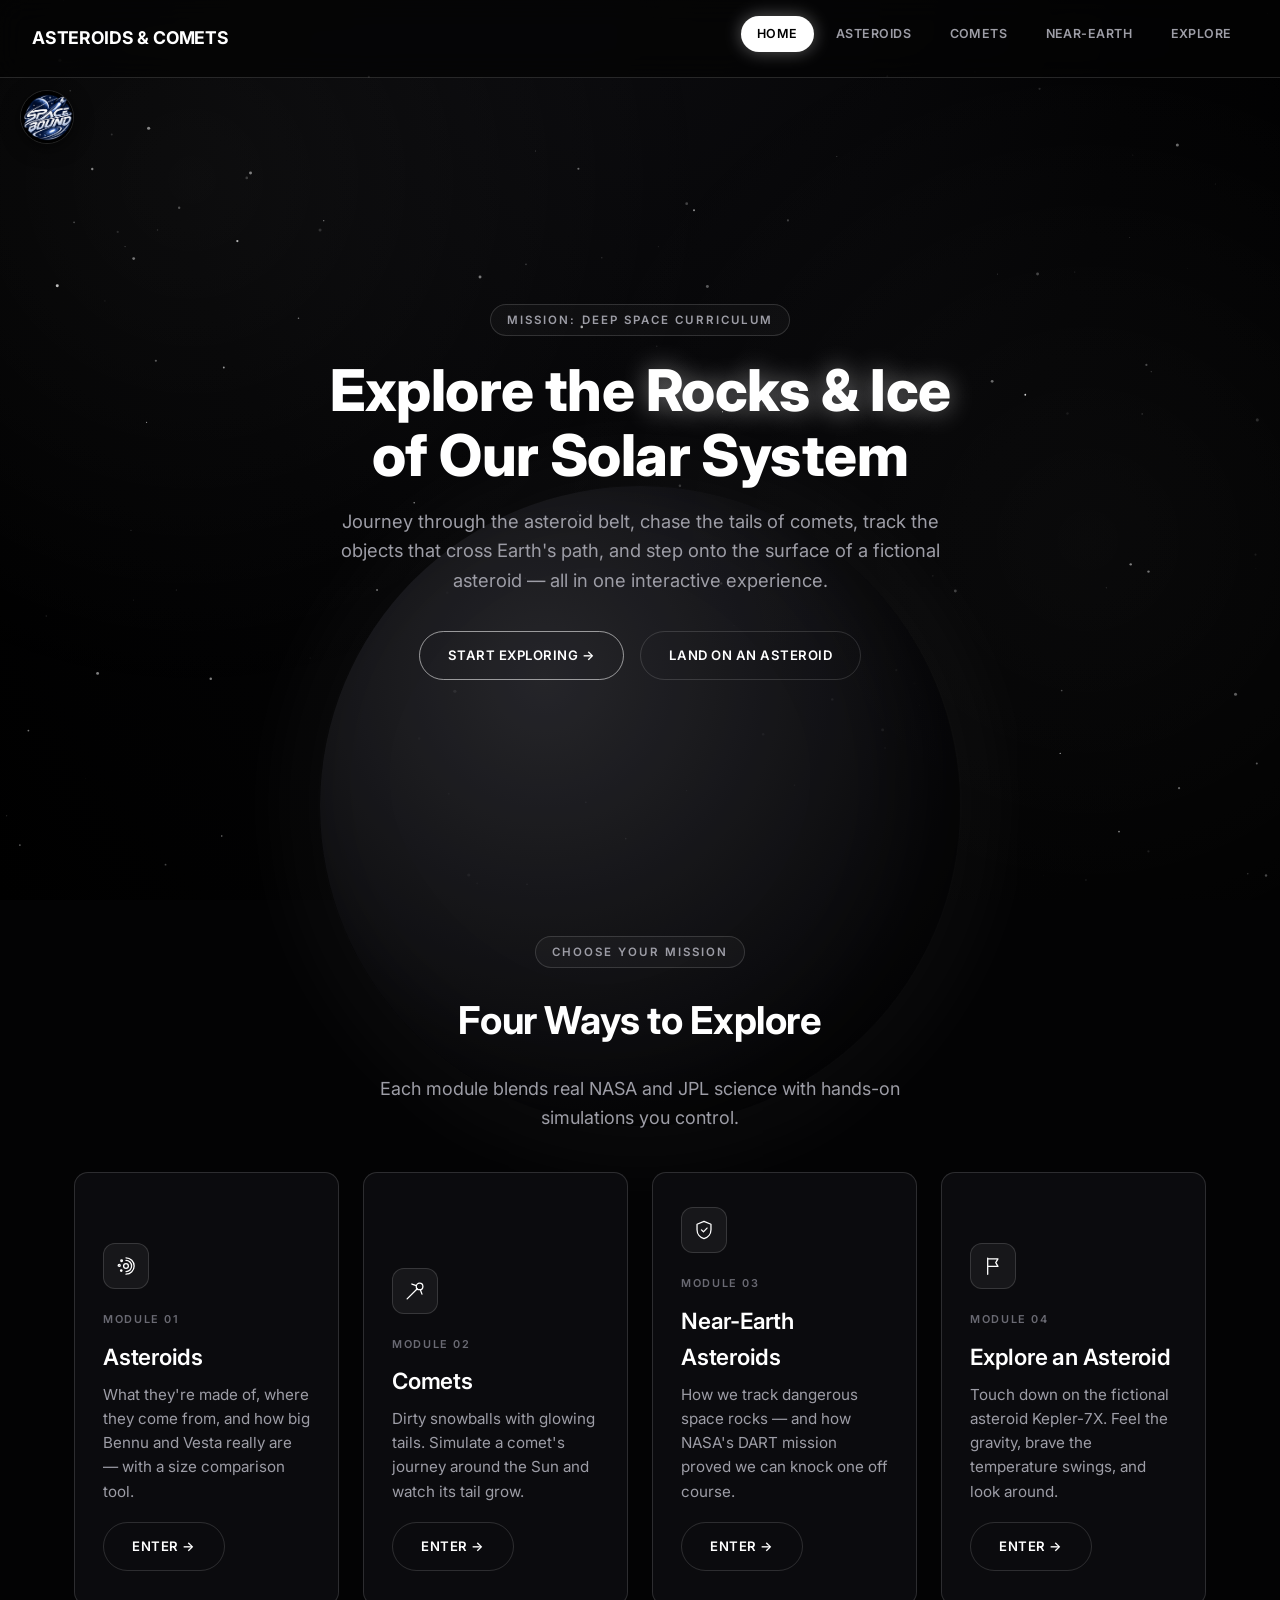
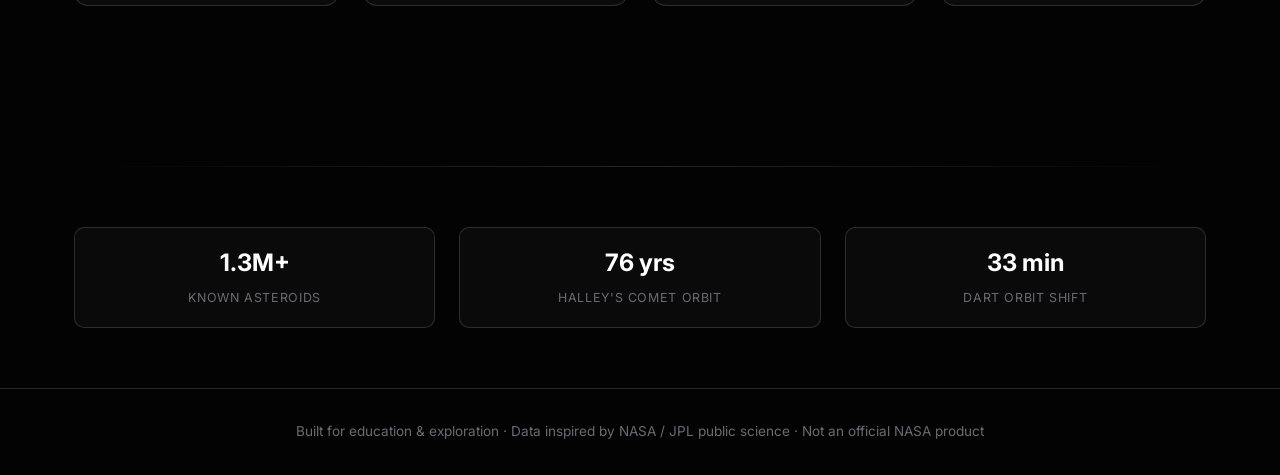
<file: index.html>
<!DOCTYPE html>
<html lang="en">
<head>
<meta charset="UTF-8">
<meta name="viewport" content="width=device-width, initial-scale=1.0">
<title>Asteroids &amp; Comets</title>
<link rel="icon" href="favicon.ico" sizes="any">
<link rel="icon" type="image/png" sizes="32x32" href="assets/img/favicon-32.png">
<link rel="icon" type="image/png" sizes="16x16" href="assets/img/favicon-16.png">
<link rel="apple-touch-icon" sizes="180x180" href="assets/img/apple-touch-icon.png">
<meta name="description" content="An immersive, interactive journey through asteroids, comets, near-Earth objects, and planetary defense.">
<link rel="preconnect" href="https://fonts.googleapis.com">
<link href="https://fonts.googleapis.com/css2?family=Inter:wght@400;500;600;700;800;900&display=swap" rel="stylesheet">
<link rel="stylesheet" href="css/style.css">
</head>
<body>

<canvas id="starfield"></canvas>
<div class="nebula-glow"></div>

<nav class="site-nav">
  <a href="index.html" class="nav-logo">ASTEROIDS &amp; COMETS</a>
  <button class="nav-toggle" aria-label="Toggle navigation"><span></span></button>
  <ul class="nav-links">
    <li><a href="index.html">Home</a></li>
    <li><a href="asteroids.html">Asteroids</a></li>
    <li><a href="comets.html">Comets</a></li>
    <li><a href="near-earth.html">Near-Earth</a></li>
    <li><a href="explore.html">Explore</a></li>
  </ul>
</nav>

<header class="hero">
  <div class="hero-planet" aria-hidden="true"></div>
  <span class="eyebrow">Mission: Deep Space Curriculum</span>
  <h1>Explore the <span class="glow-text">Rocks &amp; Ice</span><br>of Our Solar System</h1>
  <p class="lead">Journey through the asteroid belt, chase the tails of comets, track the objects that cross Earth's path, and step onto the surface of a fictional asteroid — all in one interactive experience.</p>
  <div class="hero-actions">
    <a href="asteroids.html" class="btn btn-primary">Start Exploring →</a>
    <a href="explore.html" class="btn btn-outline">Land on an Asteroid</a>
  </div>
</header>

<section class="container explore-cards">
  <div class="grid-2" style="margin-bottom: 40px; grid-template-columns: 1fr;">
    <div class="text-center fade-up">
      <span class="eyebrow">Choose Your Mission</span>
      <h2>Four Ways to Explore</h2>
      <p style="max-width:600px;margin:0 auto;">Each module blends real NASA and JPL science with hands-on simulations you control.</p>
    </div>
  </div>

  <div class="grid-4">
    <a href="asteroids.html" class="explore-card fade-up">
      <div class="card-icon" data-icon="asteroidBelt"></div>
      <span class="tag">Module 01</span>
      <h3>Asteroids</h3>
      <p>What they're made of, where they come from, and how big Bennu and Vesta really are — with a size comparison tool.</p>
      <span class="btn btn-outline" style="align-self:flex-start;">Enter →</span>
    </a>

    <a href="comets.html" class="explore-card fade-up">
      <div class="card-icon" data-icon="comet"></div>
      <span class="tag">Module 02</span>
      <h3>Comets</h3>
      <p>Dirty snowballs with glowing tails. Simulate a comet's journey around the Sun and watch its tail grow.</p>
      <span class="btn btn-outline" style="align-self:flex-start;">Enter →</span>
    </a>

    <a href="near-earth.html" class="explore-card fade-up">
      <div class="card-icon" data-icon="shield"></div>
      <span class="tag">Module 03</span>
      <h3>Near-Earth Asteroids</h3>
      <p>How we track dangerous space rocks — and how NASA's DART mission proved we can knock one off course.</p>
      <span class="btn btn-outline" style="align-self:flex-start;">Enter →</span>
    </a>

    <a href="explore.html" class="explore-card fade-up">
      <div class="card-icon" data-icon="flag"></div>
      <span class="tag">Module 04</span>
      <h3>Explore an Asteroid</h3>
      <p>Touch down on the fictional asteroid Kepler-7X. Feel the gravity, brave the temperature swings, and look around.</p>
      <span class="btn btn-outline" style="align-self:flex-start;">Enter →</span>
    </a>
  </div>
</section>

<div class="container">
  <div class="divider"></div>
  <div class="grid-3 text-center" style="margin-bottom:60px;">
    <div class="fade-up">
      <div class="stat"><span class="num">1.3M+</span><span class="label">Known Asteroids</span></div>
    </div>
    <div class="fade-up">
      <div class="stat"><span class="num">76 yrs</span><span class="label">Halley's Comet Orbit</span></div>
    </div>
    <div class="fade-up">
      <div class="stat"><span class="num">33 min</span><span class="label">DART Orbit Shift</span></div>
    </div>
  </div>
</div>

<footer class="site-footer">
  <div class="container">
    Built for education &amp; exploration · Data inspired by NASA / JPL public science · Not an official NASA product
  </div>
</footer>

<script src="js/icons.js"></script>
<script src="js/stars.js"></script>
<script src="js/main.js"></script>
</body>
</html>
</file>
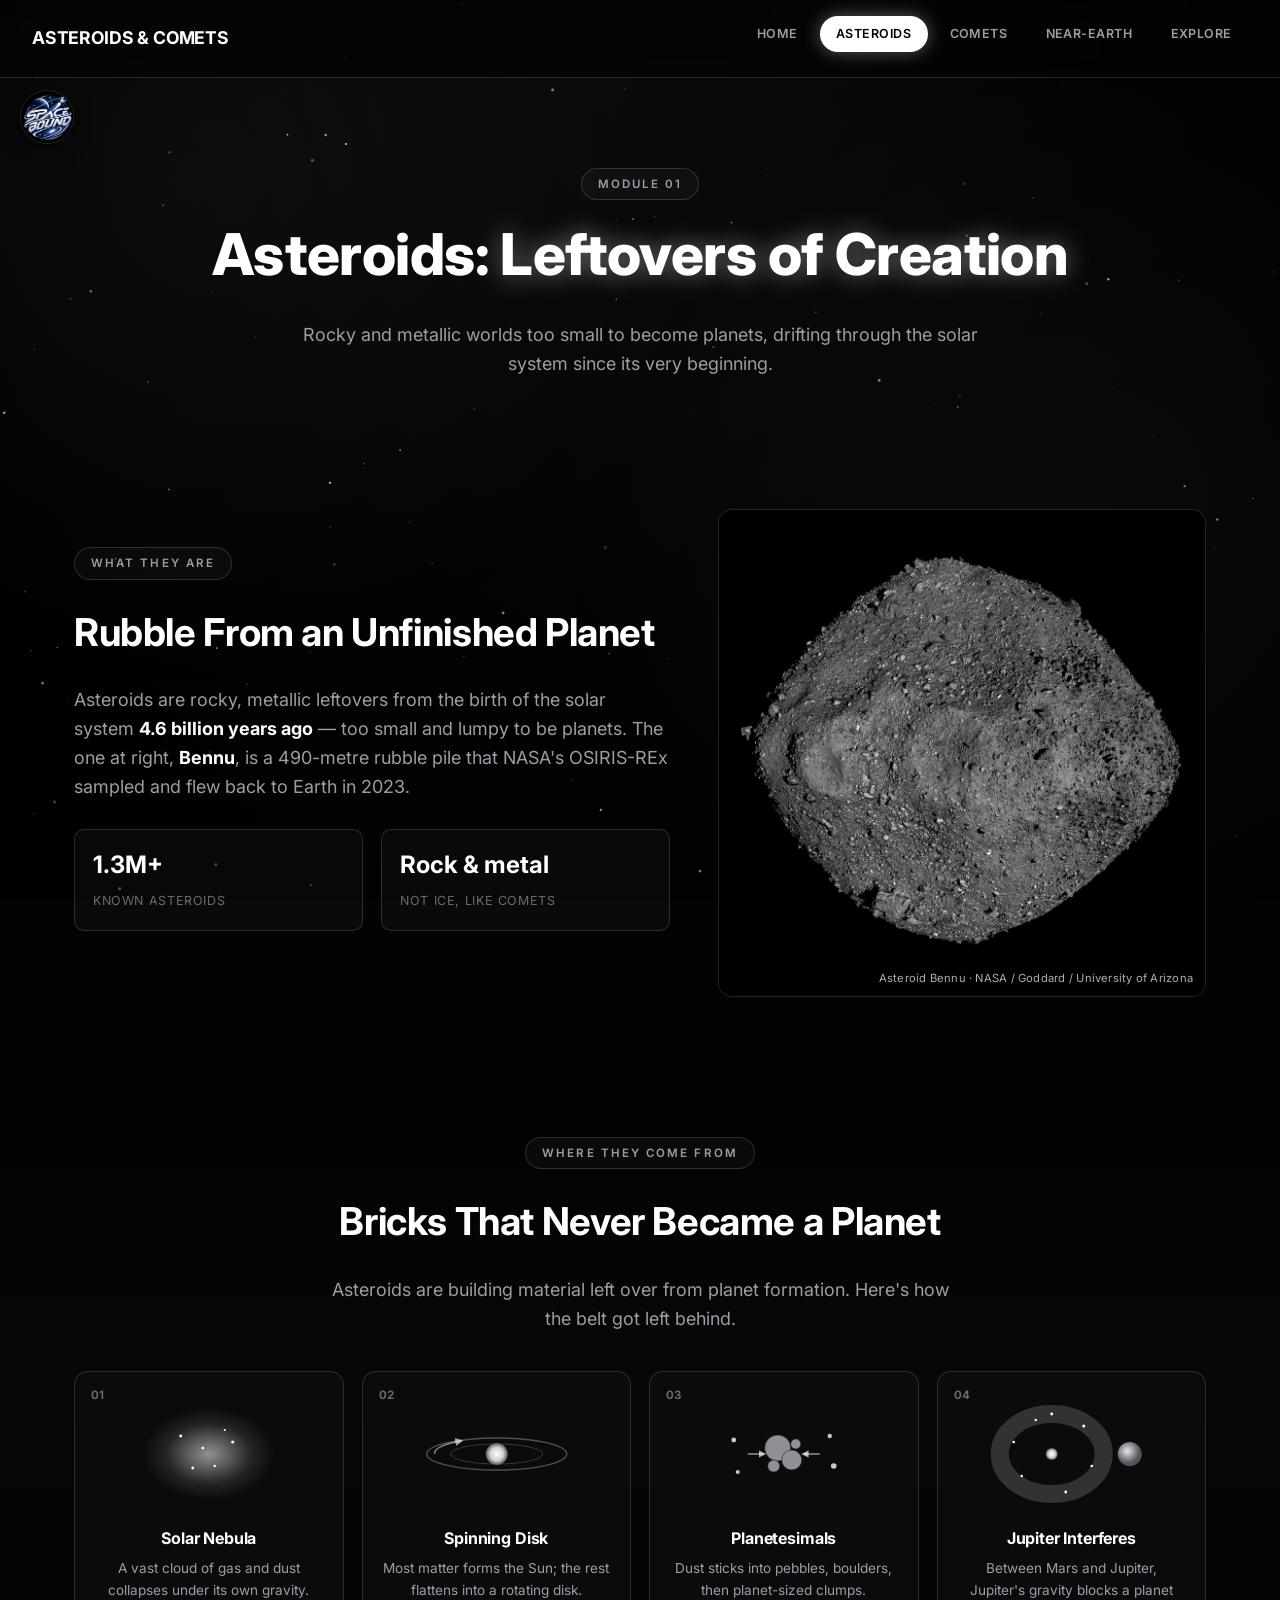
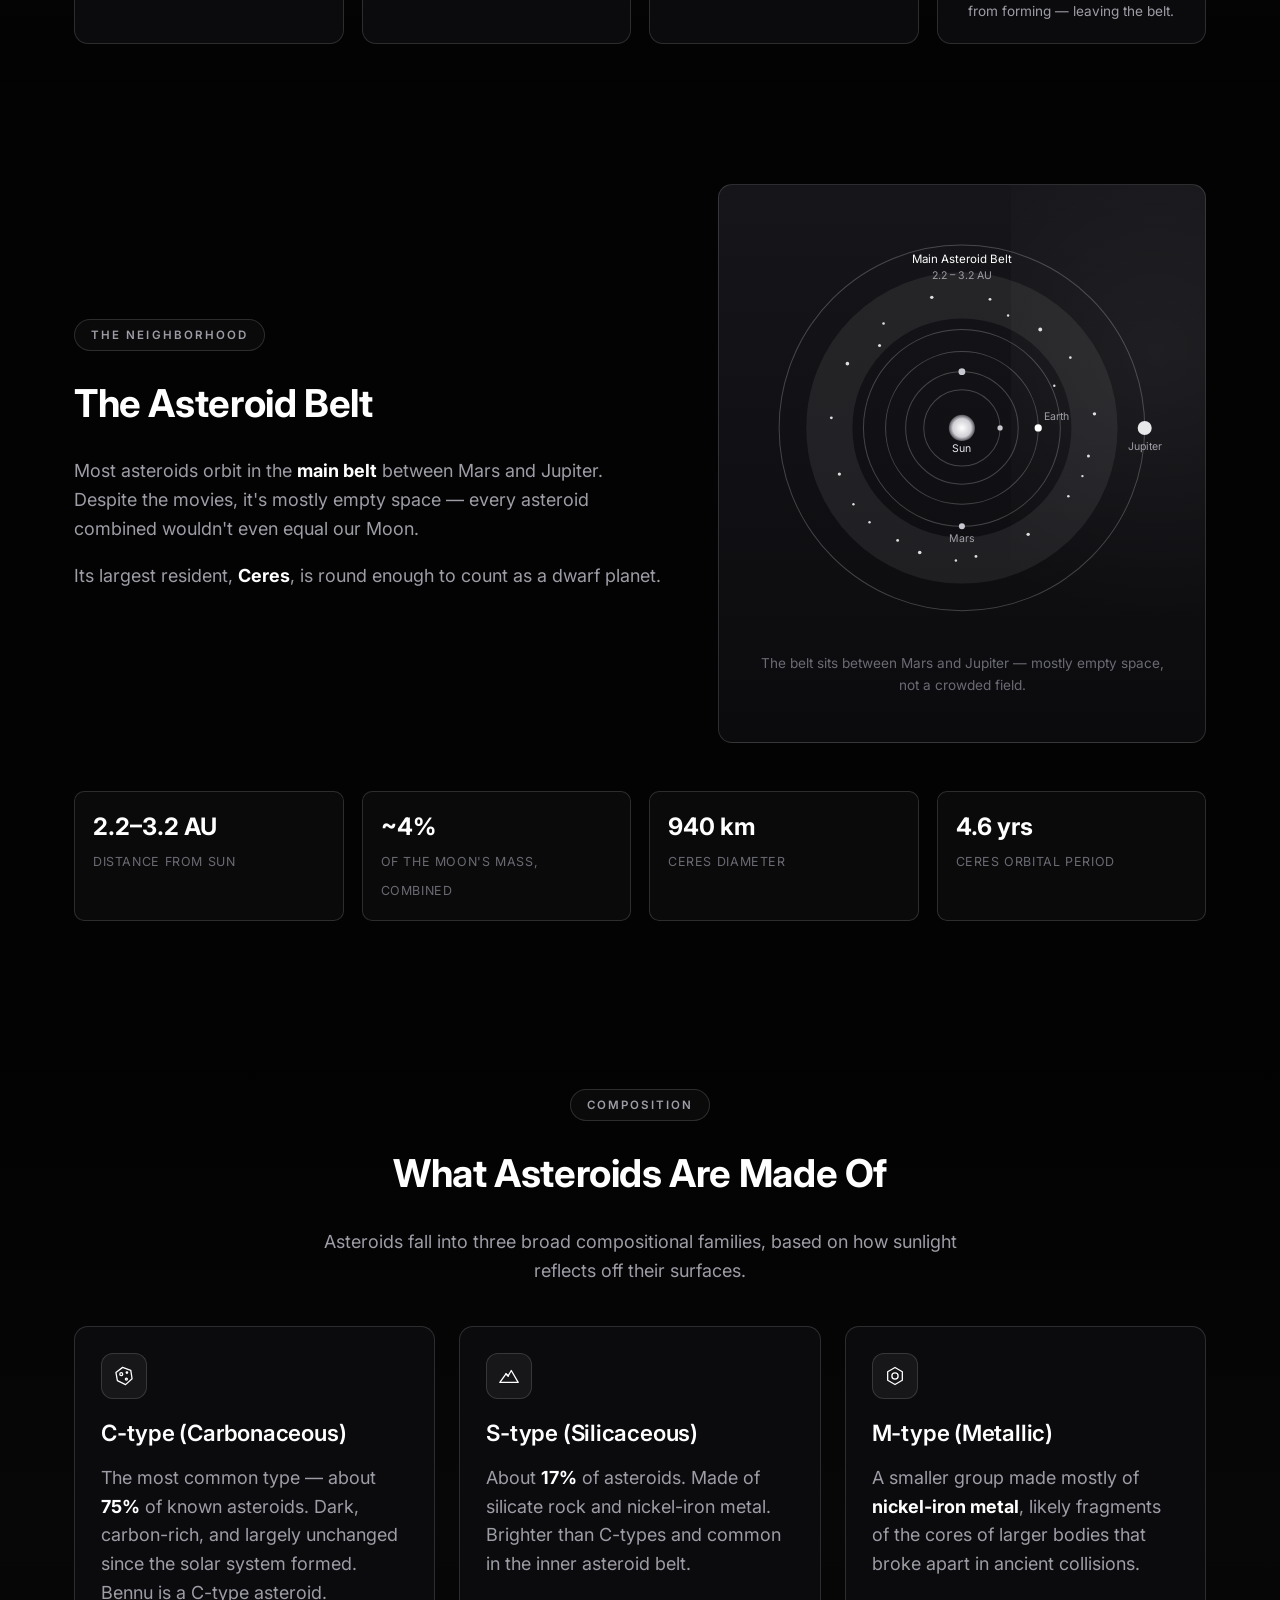
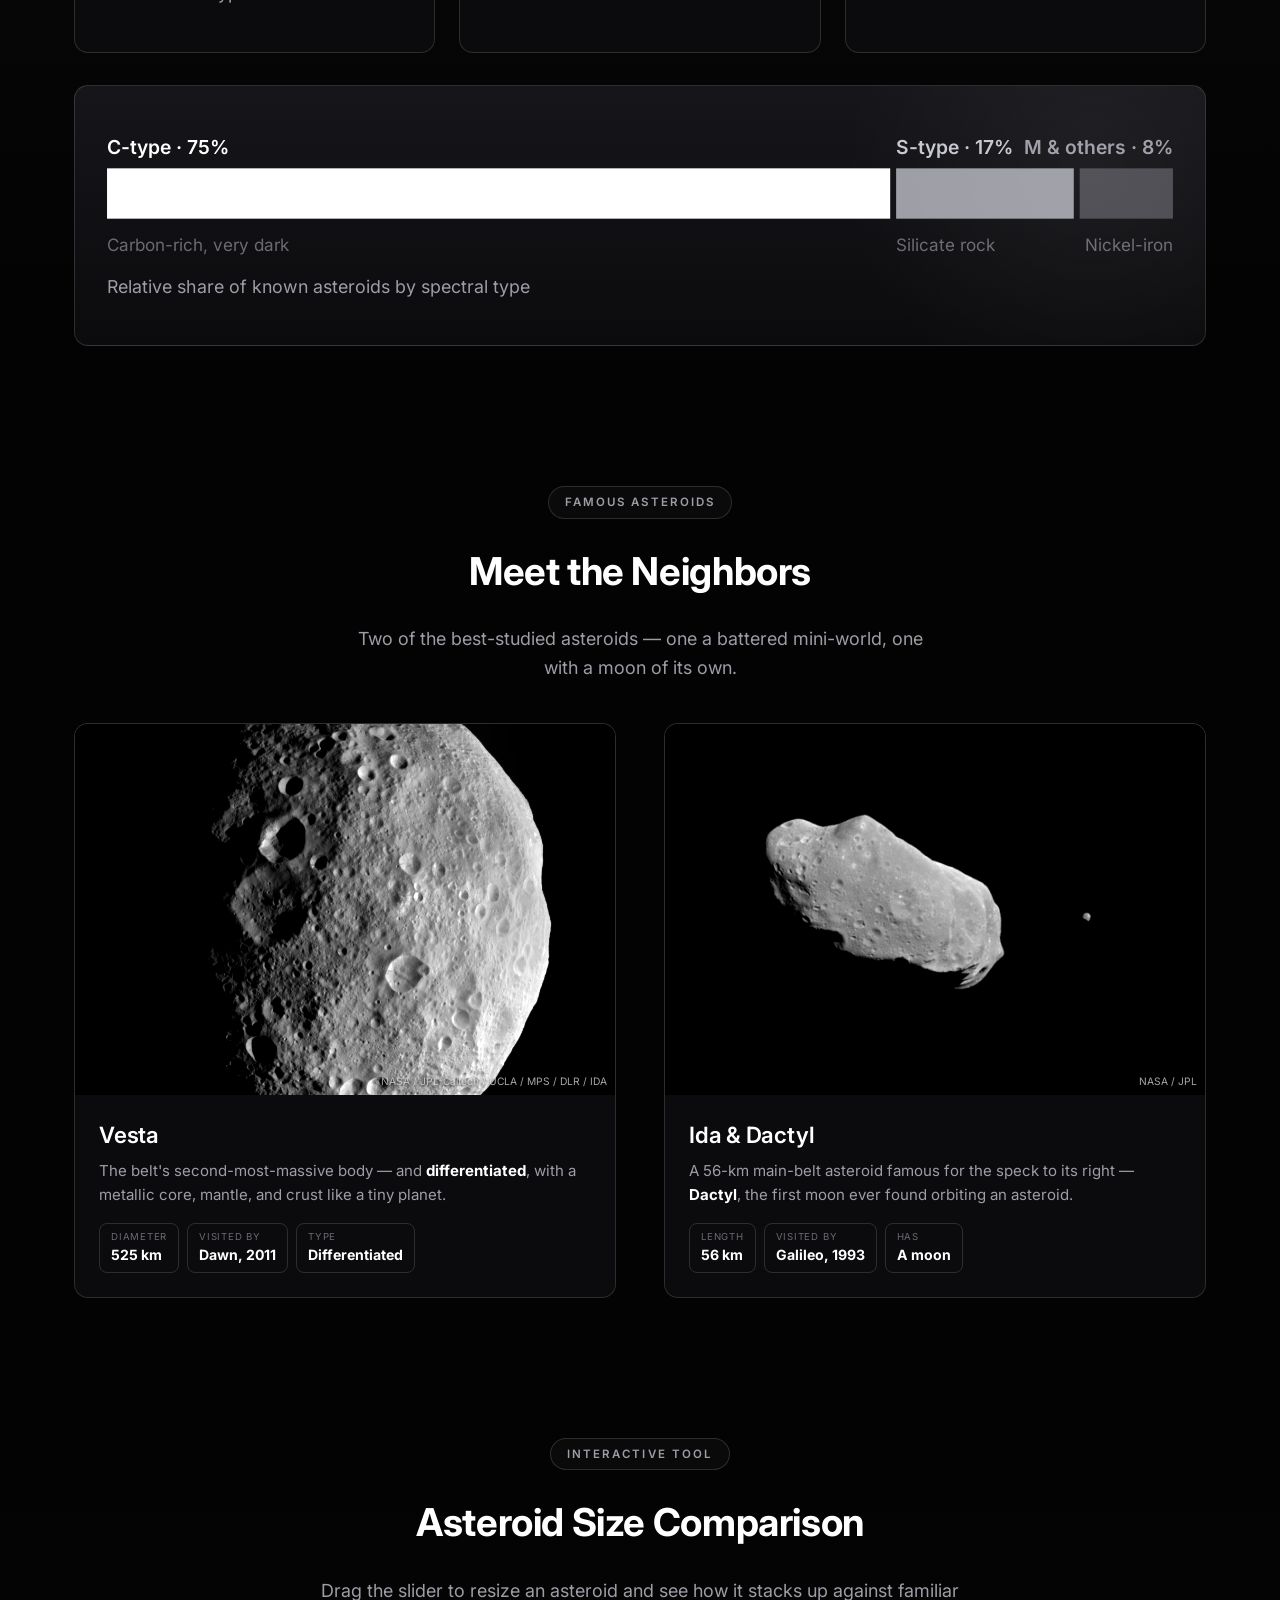
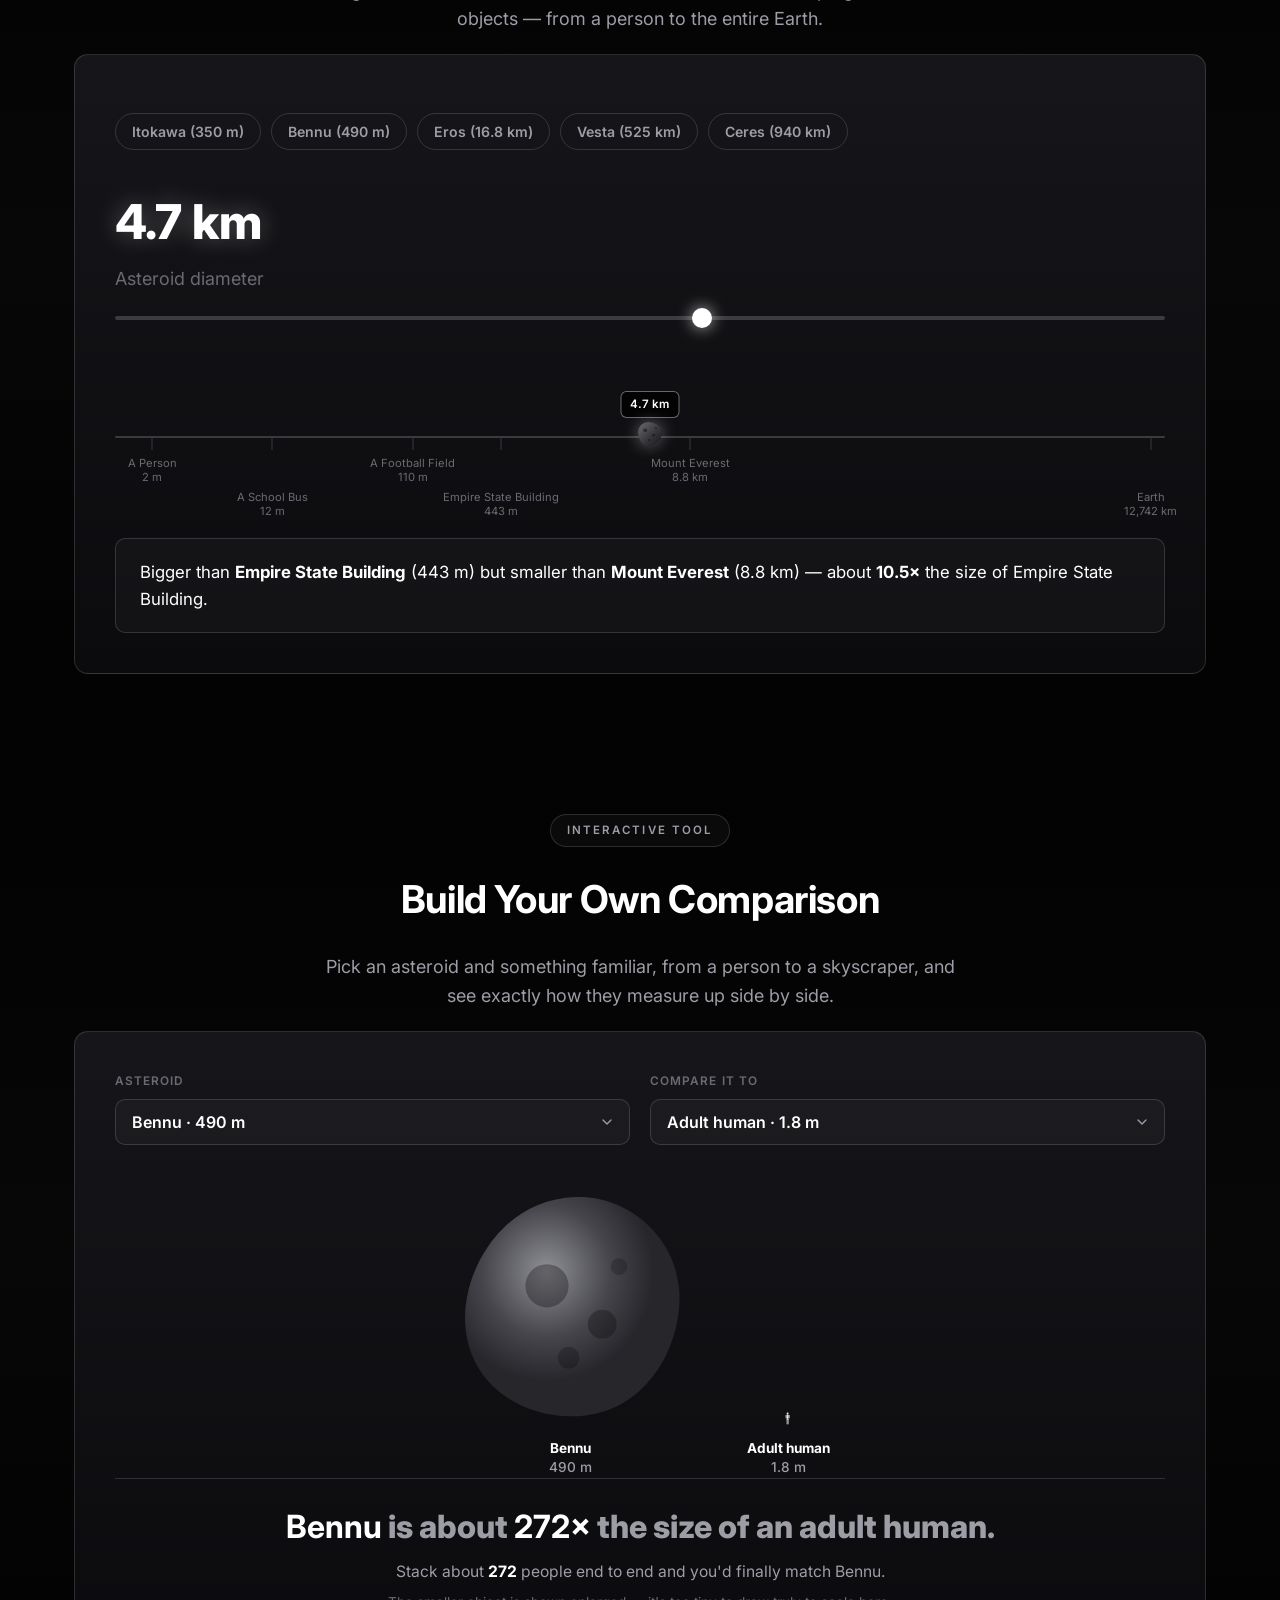
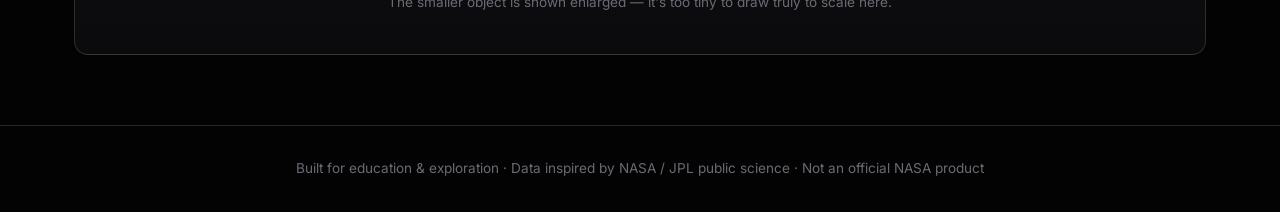
<file: asteroids.html>
<!DOCTYPE html>
<html lang="en">
<head>
<meta charset="UTF-8">
<meta name="viewport" content="width=device-width, initial-scale=1.0">
<title>Asteroids &amp; Comets</title>
<link rel="icon" href="favicon.ico" sizes="any">
<link rel="icon" type="image/png" sizes="32x32" href="assets/img/favicon-32.png">
<link rel="icon" type="image/png" sizes="16x16" href="assets/img/favicon-16.png">
<link rel="apple-touch-icon" sizes="180x180" href="assets/img/apple-touch-icon.png">
<meta name="description" content="What asteroids are, where they come from, the asteroid belt, their composition, and famous asteroids like Bennu and Vesta — with an interactive size comparison tool.">
<link rel="preconnect" href="https://fonts.googleapis.com">
<link href="https://fonts.googleapis.com/css2?family=Inter:wght@400;500;600;700;800;900&display=swap" rel="stylesheet">
<link rel="stylesheet" href="css/style.css">
</head>
<body>

<canvas id="starfield"></canvas>
<div class="nebula-glow"></div>

<nav class="site-nav">
  <a href="index.html" class="nav-logo">ASTEROIDS &amp; COMETS</a>
  <button class="nav-toggle" aria-label="Toggle navigation"><span></span></button>
  <ul class="nav-links">
    <li><a href="index.html">Home</a></li>
    <li><a href="asteroids.html">Asteroids</a></li>
    <li><a href="comets.html">Comets</a></li>
    <li><a href="near-earth.html">Near-Earth</a></li>
    <li><a href="explore.html">Explore</a></li>
  </ul>
</nav>

<header class="page-hero container">
  <span class="eyebrow">Module 01</span>
  <h1>Asteroids: <span class="glow-text">Leftovers of Creation</span></h1>
  <p class="lead" style="max-width:700px;margin:0 auto;">Rocky and metallic worlds too small to become planets, drifting through the solar system since its very beginning.</p>
</header>

<section class="section container">
  <div class="grid-2 fade-up">
    <div>
      <span class="eyebrow">What They Are</span>
      <h2>Rubble From an Unfinished Planet</h2>
      <p>Asteroids are rocky, metallic leftovers from the birth of the solar system <strong>4.6 billion years ago</strong> — too small and lumpy to be planets. The one at right, <strong>Bennu</strong>, is a 490-metre rubble pile that NASA's OSIRIS-REx sampled and flew back to Earth in 2023.</p>
      <div class="stat-row">
        <div class="stat"><span class="num">1.3M+</span><span class="label">Known asteroids</span></div>
        <div class="stat"><span class="num">Rock &amp; metal</span><span class="label">Not ice, like comets</span></div>
      </div>
    </div>
    <figure class="photo-fig fade-up">
      <img src="assets/img/bennu.jpg" alt="Asteroid Bennu, a diamond-shaped rubble pile photographed by NASA's OSIRIS-REx spacecraft" loading="lazy" width="1000" height="1000">
      <figcaption class="photo-credit">Asteroid Bennu · NASA / Goddard / University of Arizona</figcaption>
    </figure>
  </div>
</section>

<section class="section section-alt">
  <div class="container">
    <div class="text-center fade-up" style="margin-bottom:38px;">
      <span class="eyebrow">Where They Come From</span>
      <h2>Bricks That Never Became a Planet</h2>
      <p style="max-width:620px;margin:0 auto;">Asteroids are building material left over from planet formation. Here's how the belt got left behind.</p>
    </div>
    <div class="formation-strip fade-up">
      <div class="formation-step">
        <span class="fs-num">01</span>
        <svg viewBox="0 0 160 116" aria-hidden="true">
          <defs><radialGradient id="fsNeb" cx="50%" cy="50%">
            <stop offset="0%" stop-color="rgba(255,255,255,0.55)"/><stop offset="65%" stop-color="rgba(255,255,255,0.1)"/><stop offset="100%" stop-color="rgba(255,255,255,0)"/>
          </radialGradient></defs>
          <ellipse cx="80" cy="58" rx="66" ry="46" fill="url(#fsNeb)"/>
          <g fill="#ffffff">
            <circle cx="52" cy="40" r="1.4"/><circle cx="104" cy="46" r="1.6"/><circle cx="86" cy="70" r="1.2"/>
            <circle cx="64" cy="72" r="1.4"/><circle cx="96" cy="34" r="1.1"/><circle cx="74" cy="52" r="1.3"/>
          </g>
        </svg>
        <h4>Solar Nebula</h4>
        <p>A vast cloud of gas and dust collapses under its own gravity.</p>
      </div>
      <div class="formation-step">
        <span class="fs-num">02</span>
        <svg viewBox="0 0 160 116" aria-hidden="true">
          <defs><radialGradient id="fsSun" cx="50%" cy="50%">
            <stop offset="0%" stop-color="#ffffff"/><stop offset="60%" stop-color="#d0d0d5"/><stop offset="100%" stop-color="#55555c"/>
          </radialGradient></defs>
          <ellipse cx="80" cy="58" rx="70" ry="16" fill="none" stroke="rgba(255,255,255,0.28)" stroke-width="1.4"/>
          <ellipse cx="80" cy="58" rx="46" ry="10" fill="none" stroke="rgba(255,255,255,0.18)" stroke-width="1"/>
          <path d="M18 58a62 15 0 0 1 26 -13" fill="none" stroke="rgba(255,255,255,0.5)" stroke-width="1.4" marker-end="url(#fsArrow)"/>
          <circle cx="80" cy="58" r="11" fill="url(#fsSun)"/>
          <defs><marker id="fsArrow" markerWidth="7" markerHeight="7" refX="4" refY="3" orient="auto"><path d="M0 0 L6 3 L0 6 Z" fill="rgba(255,255,255,0.6)"/></marker></defs>
        </svg>
        <h4>Spinning Disk</h4>
        <p>Most matter forms the Sun; the rest flattens into a rotating disk.</p>
      </div>
      <div class="formation-step">
        <span class="fs-num">03</span>
        <svg viewBox="0 0 160 116" aria-hidden="true">
          <g fill="none" stroke="rgba(255,255,255,0.7)" stroke-width="1.2">
            <path d="M44 58 L60 58" marker-end="url(#fsA2)"/>
            <path d="M116 58 L100 58" marker-end="url(#fsA2)"/>
          </g>
          <defs><marker id="fsA2" markerWidth="7" markerHeight="7" refX="4" refY="3" orient="auto"><path d="M0 0 L6 3 L0 6 Z" fill="rgba(255,255,255,0.7)"/></marker></defs>
          <g fill="#8f8f96" stroke="#26262b" stroke-width="0.6">
            <circle cx="74" cy="52" r="13"/><circle cx="88" cy="64" r="10"/>
            <circle cx="70" cy="70" r="6"/><circle cx="92" cy="48" r="5"/>
          </g>
          <g fill="#c7c7cf"><circle cx="30" cy="44" r="2.4"/><circle cx="130" cy="70" r="2.8"/><circle cx="34" cy="76" r="2"/><circle cx="126" cy="40" r="2.2"/></g>
        </svg>
        <h4>Planetesimals</h4>
        <p>Dust sticks into pebbles, boulders, then planet-sized clumps.</p>
      </div>
      <div class="formation-step">
        <span class="fs-num">04</span>
        <svg viewBox="0 0 160 116" aria-hidden="true">
          <defs><radialGradient id="fsJup" cx="40%" cy="38%">
            <stop offset="0%" stop-color="#e7e7ea"/><stop offset="100%" stop-color="#55555c"/>
          </radialGradient></defs>
          <circle cx="60" cy="58" r="6" fill="url(#fsSun)"/>
          <ellipse cx="60" cy="58" rx="52" ry="40" fill="none" stroke="rgba(255,255,255,0.16)" stroke-width="18"/>
          <g fill="#ffffff">
            <circle cx="60" cy="18" r="1.4"/><circle cx="92" cy="30" r="1.5"/><circle cx="100" cy="70" r="1.3"/>
            <circle cx="74" cy="96" r="1.4"/><circle cx="30" cy="80" r="1.2"/><circle cx="22" cy="46" r="1.3"/><circle cx="44" cy="24" r="1.2"/>
          </g>
          <circle cx="138" cy="58" r="12" fill="url(#fsJup)"/>
        </svg>
        <h4>Jupiter Interferes</h4>
        <p>Between Mars and Jupiter, Jupiter's gravity blocks a planet from forming — leaving the belt.</p>
      </div>
    </div>
  </div>
</section>

<section class="section container">
  <div class="grid-2 fade-up">
    <div>
      <span class="eyebrow">The Neighborhood</span>
      <h2>The Asteroid Belt</h2>
      <p>Most asteroids orbit in the <strong>main belt</strong> between Mars and Jupiter. Despite the movies, it's mostly empty space — every asteroid combined wouldn't even equal our Moon.</p>
      <p>Its largest resident, <strong>Ceres</strong>, is round enough to count as a dwarf planet.</p>
    </div>
    <div class="panel">
      <svg class="diagram" viewBox="0 0 420 420" role="img" aria-label="Top-down diagram of the solar system showing the main asteroid belt between Mars and Jupiter">
        <defs>
          <radialGradient id="sunGrad">
            <stop offset="0%" stop-color="#ffffff"/>
            <stop offset="70%" stop-color="#d0d0d5"/>
            <stop offset="100%" stop-color="#55555c"/>
          </radialGradient>
        </defs>
        <!-- belt band -->
        <circle cx="210" cy="210" r="132" fill="none" stroke="rgba(255,255,255,0.07)" stroke-width="46"/>
        <!-- planet orbits -->
        <g fill="none" stroke="rgba(255,255,255,0.22)" stroke-width="1">
          <circle cx="210" cy="210" r="38"/>
          <circle cx="210" cy="210" r="56"/>
          <circle cx="210" cy="210" r="76"/>
          <circle cx="210" cy="210" r="98"/>
          <circle cx="210" cy="210" r="182"/>
        </g>
        <!-- asteroid field -->
        <g fill="rgba(255,255,255,0.85)">
          <circle cx="342" cy="196" r="1.7"/><circle cx="318" cy="140" r="1.3"/>
          <circle cx="288" cy="112" r="1.9"/><circle cx="238" cy="82" r="1.4"/>
          <circle cx="180" cy="80" r="1.7"/><circle cx="132" cy="106" r="1.3"/>
          <circle cx="96" cy="146" r="1.8"/><circle cx="80" cy="200" r="1.4"/>
          <circle cx="88" cy="256" r="1.6"/><circle cx="118" cy="304" r="1.2"/>
          <circle cx="168" cy="334" r="1.8"/><circle cx="224" cy="338" r="1.4"/>
          <circle cx="276" cy="316" r="1.7"/><circle cx="316" cy="278" r="1.3"/>
          <circle cx="336" cy="238" r="1.5"/><circle cx="302" cy="168" r="1.2"/>
          <circle cx="256" cy="98" r="1.2"/><circle cx="146" cy="322" r="1.4"/>
          <circle cx="102" cy="286" r="1.2"/><circle cx="128" cy="128" r="1.5"/>
          <circle cx="204" cy="342" r="1.2"/><circle cx="330" cy="258" r="1.2"/>
        </g>
        <!-- planets -->
        <circle cx="248" cy="210" r="2.6" fill="#c7c7cf"/>
        <circle cx="210" cy="154" r="3.4" fill="#c7c7cf"/>
        <circle cx="286" cy="210" r="3.6" fill="#ffffff"/>
        <circle cx="210" cy="308" r="3" fill="#c7c7cf"/>
        <circle cx="392" cy="210" r="7" fill="#e7e7ea"/>
        <!-- sun -->
        <circle cx="210" cy="210" r="13" fill="url(#sunGrad)"/>
        <!-- labels -->
        <g fill="#9d9da6" font-family="Inter, sans-serif" font-size="10.5">
          <text x="210" y="234" text-anchor="middle" fill="#e7e7ea">Sun</text>
          <text x="292" y="202" >Earth</text>
          <text x="210" y="324" text-anchor="middle">Mars</text>
          <text x="392" y="232" text-anchor="middle">Jupiter</text>
          <text x="210" y="46" text-anchor="middle" fill="#ffffff" font-size="11.5">Main Asteroid Belt</text>
          <text x="210" y="62" text-anchor="middle">2.2 – 3.2 AU</text>
        </g>
      </svg>
      <p class="diagram-caption">The belt sits between Mars and Jupiter — mostly empty space, not a crowded field.</p>
    </div>
  </div>

  <div class="stat-row" style="margin-top:48px;">
    <div class="stat"><span class="num">2.2–3.2 AU</span><span class="label">Distance from Sun</span></div>
    <div class="stat"><span class="num">~4%</span><span class="label">of the Moon's mass, combined</span></div>
    <div class="stat"><span class="num">940 km</span><span class="label">Ceres diameter</span></div>
    <div class="stat"><span class="num">4.6 yrs</span><span class="label">Ceres orbital period</span></div>
  </div>
</section>

<section class="section section-alt">
  <div class="container">
    <div class="text-center fade-up" style="margin-bottom:40px;">
      <span class="eyebrow">Composition</span>
      <h2>What Asteroids Are Made Of</h2>
      <p style="max-width:640px;margin:0 auto;">Asteroids fall into three broad compositional families, based on how sunlight reflects off their surfaces.</p>
    </div>
    <div class="grid-3">
      <div class="card fade-up">
        <div class="card-icon" data-icon="rock"></div>
        <h3>C-type (Carbonaceous)</h3>
        <p>The most common type — about <strong>75%</strong> of known asteroids. Dark, carbon-rich, and largely unchanged since the solar system formed. Bennu is a C-type asteroid.</p>
      </div>
      <div class="card fade-up">
        <div class="card-icon" data-icon="mountain"></div>
        <h3>S-type (Silicaceous)</h3>
        <p>About <strong>17%</strong> of asteroids. Made of silicate rock and nickel-iron metal. Brighter than C-types and common in the inner asteroid belt.</p>
      </div>
      <div class="card fade-up">
        <div class="card-icon" data-icon="gear"></div>
        <h3>M-type (Metallic)</h3>
        <p>A smaller group made mostly of <strong>nickel-iron metal</strong>, likely fragments of the cores of larger bodies that broke apart in ancient collisions.</p>
      </div>
    </div>

    <div class="panel fade-up" style="margin-top:32px;">
      <svg class="diagram" viewBox="0 0 720 132" role="img" aria-label="Bar chart showing asteroid composition: C-type 75 percent, S-type 17 percent, M-type and others 8 percent">
        <g font-family="Inter, sans-serif">
          <rect x="0" y="34" width="529" height="34" fill="#ffffff"/>
          <rect x="533" y="34" width="120" height="34" fill="#9d9da6"/>
          <rect x="657" y="34" width="63" height="34" fill="#4a4a50"/>

          <text x="0" y="24" fill="#ffffff" font-size="13" font-weight="600">C-type · 75%</text>
          <text x="533" y="24" fill="#c7c7cf" font-size="13" font-weight="600">S-type · 17%</text>
          <text x="720" y="24" text-anchor="end" fill="#9d9da6" font-size="13" font-weight="600">M &amp; others · 8%</text>

          <text x="0" y="90" fill="#6a6a73" font-size="11.5">Carbon-rich, very dark</text>
          <text x="533" y="90" fill="#6a6a73" font-size="11.5">Silicate rock</text>
          <text x="720" y="90" text-anchor="end" fill="#6a6a73" font-size="11.5">Nickel-iron</text>

          <text x="0" y="118" fill="#9d9da6" font-size="12">Relative share of known asteroids by spectral type</text>
        </g>
      </svg>
    </div>
  </div>
</section>

<section class="section container">
  <div class="text-center fade-up" style="margin-bottom:40px;">
    <span class="eyebrow">Famous Asteroids</span>
    <h2>Meet the Neighbors</h2>
    <p style="max-width:600px;margin:0 auto;">Two of the best-studied asteroids — one a battered mini-world, one with a moon of its own.</p>
  </div>
  <div class="grid-2 fade-up photo-card-grid">
    <div class="photo-card">
      <div class="pc-img">
        <img src="assets/img/vesta.jpg" alt="Asteroid Vesta, a heavily cratered mini-world imaged by NASA's Dawn spacecraft" loading="lazy" width="1024" height="1024">
        <span class="pc-credit">NASA / JPL-Caltech / UCLA / MPS / DLR / IDA</span>
      </div>
      <div class="pc-body">
        <h3>Vesta</h3>
        <p>The belt's second-most-massive body — and <strong>differentiated</strong>, with a metallic core, mantle, and crust like a tiny planet.</p>
        <div class="fact-chips">
          <div class="chip"><span class="k">Diameter</span><span class="v">525 km</span></div>
          <div class="chip"><span class="k">Visited by</span><span class="v">Dawn, 2011</span></div>
          <div class="chip"><span class="k">Type</span><span class="v">Differentiated</span></div>
        </div>
      </div>
    </div>
    <div class="photo-card">
      <div class="pc-img">
        <img src="assets/img/ida.jpg" alt="Asteroid Ida and its tiny moon Dactyl, imaged by NASA's Galileo spacecraft" loading="lazy" width="1200" height="889">
        <span class="pc-credit">NASA / JPL</span>
      </div>
      <div class="pc-body">
        <h3>Ida &amp; Dactyl</h3>
        <p>A 56-km main-belt asteroid famous for the speck to its right — <strong>Dactyl</strong>, the first moon ever found orbiting an asteroid.</p>
        <div class="fact-chips">
          <div class="chip"><span class="k">Length</span><span class="v">56 km</span></div>
          <div class="chip"><span class="k">Visited by</span><span class="v">Galileo, 1993</span></div>
          <div class="chip"><span class="k">Has</span><span class="v">A moon</span></div>
        </div>
      </div>
    </div>
  </div>
</section>

<section class="section section-alt">
  <div class="container">
    <div class="text-center fade-up" style="margin-bottom:20px;">
      <span class="eyebrow">Interactive Tool</span>
      <h2>Asteroid Size Comparison</h2>
      <p style="max-width:640px;margin:0 auto;">Drag the slider to resize an asteroid and see how it stacks up against familiar objects — from a person to the entire Earth.</p>
    </div>

    <div class="tool-panel fade-up">
      <div class="tool-presets" id="presetButtons"></div>

      <div class="size-readout" id="sizeReadout">490 m</div>
      <p style="color:var(--text-dim);margin-bottom:0;">Asteroid diameter</p>

      <input type="range" min="0" max="1000" value="560" step="1" class="range-slider" id="sizeSlider" aria-label="Asteroid diameter">

      <div class="scale-track-wrap">
        <div class="scale-track" id="scaleTrack">
          <!-- ticks + marker injected by JS -->
        </div>
      </div>

      <div class="tool-description" id="toolDescription">
        Loading comparison…
      </div>
    </div>
  </div>
</section>

<section class="section section-alt">
  <div class="container">
    <div class="text-center fade-up" style="margin-bottom:20px;">
      <span class="eyebrow">Interactive Tool</span>
      <h2>Build Your Own Comparison</h2>
      <p style="max-width:640px;margin:0 auto;">Pick an asteroid and something familiar, from a person to a skyscraper, and see exactly how they measure up side by side.</p>
    </div>
    <div class="tool-panel fade-up">
      <div id="compareTool" data-space-type="asteroid" data-default-space="bennu"></div>
    </div>
  </div>
</section>

<footer class="site-footer">
  <div class="container">
    Built for education &amp; exploration · Data inspired by NASA / JPL public science · Not an official NASA product
  </div>
</footer>

<script src="js/icons.js"></script>
<script src="js/stars.js"></script>
<script src="js/main.js"></script>
<script src="js/asteroid-tool.js"></script>
<script src="js/compare-tool.js"></script>
</body>
</html>
</file>
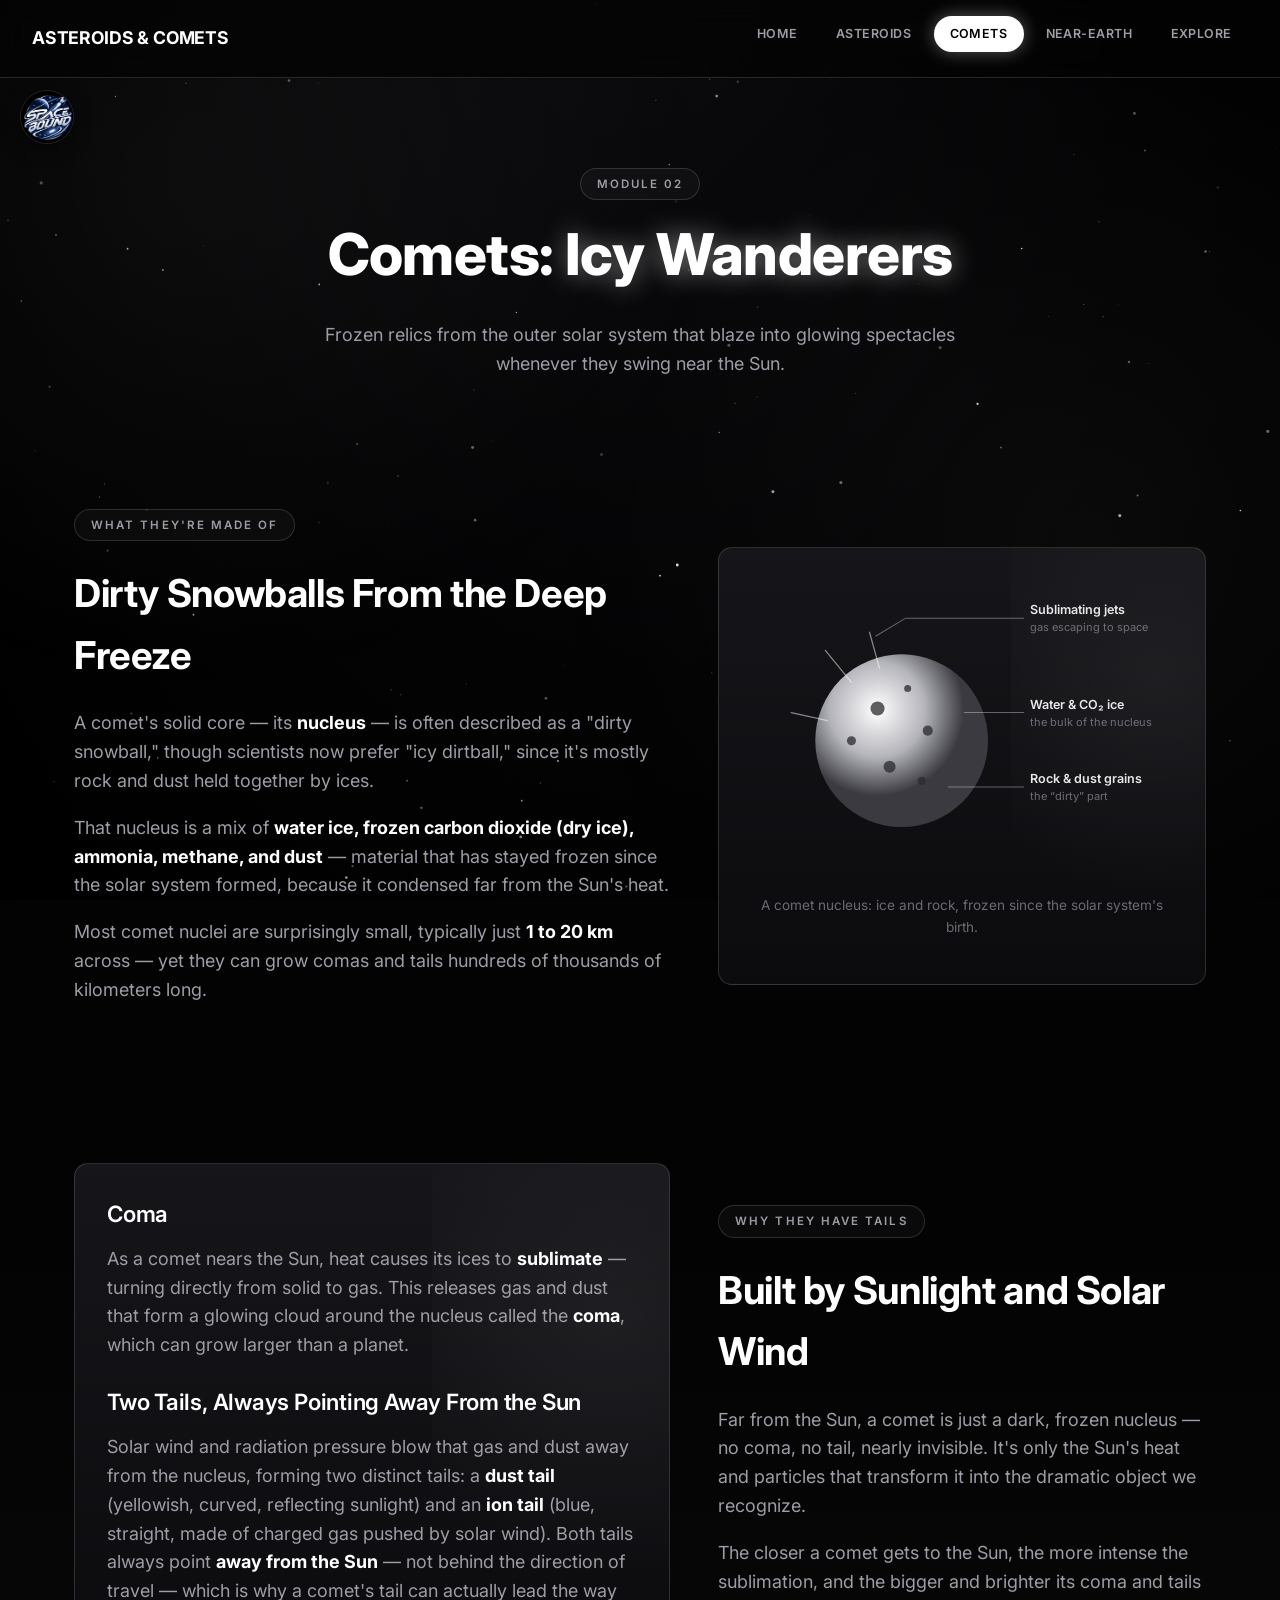
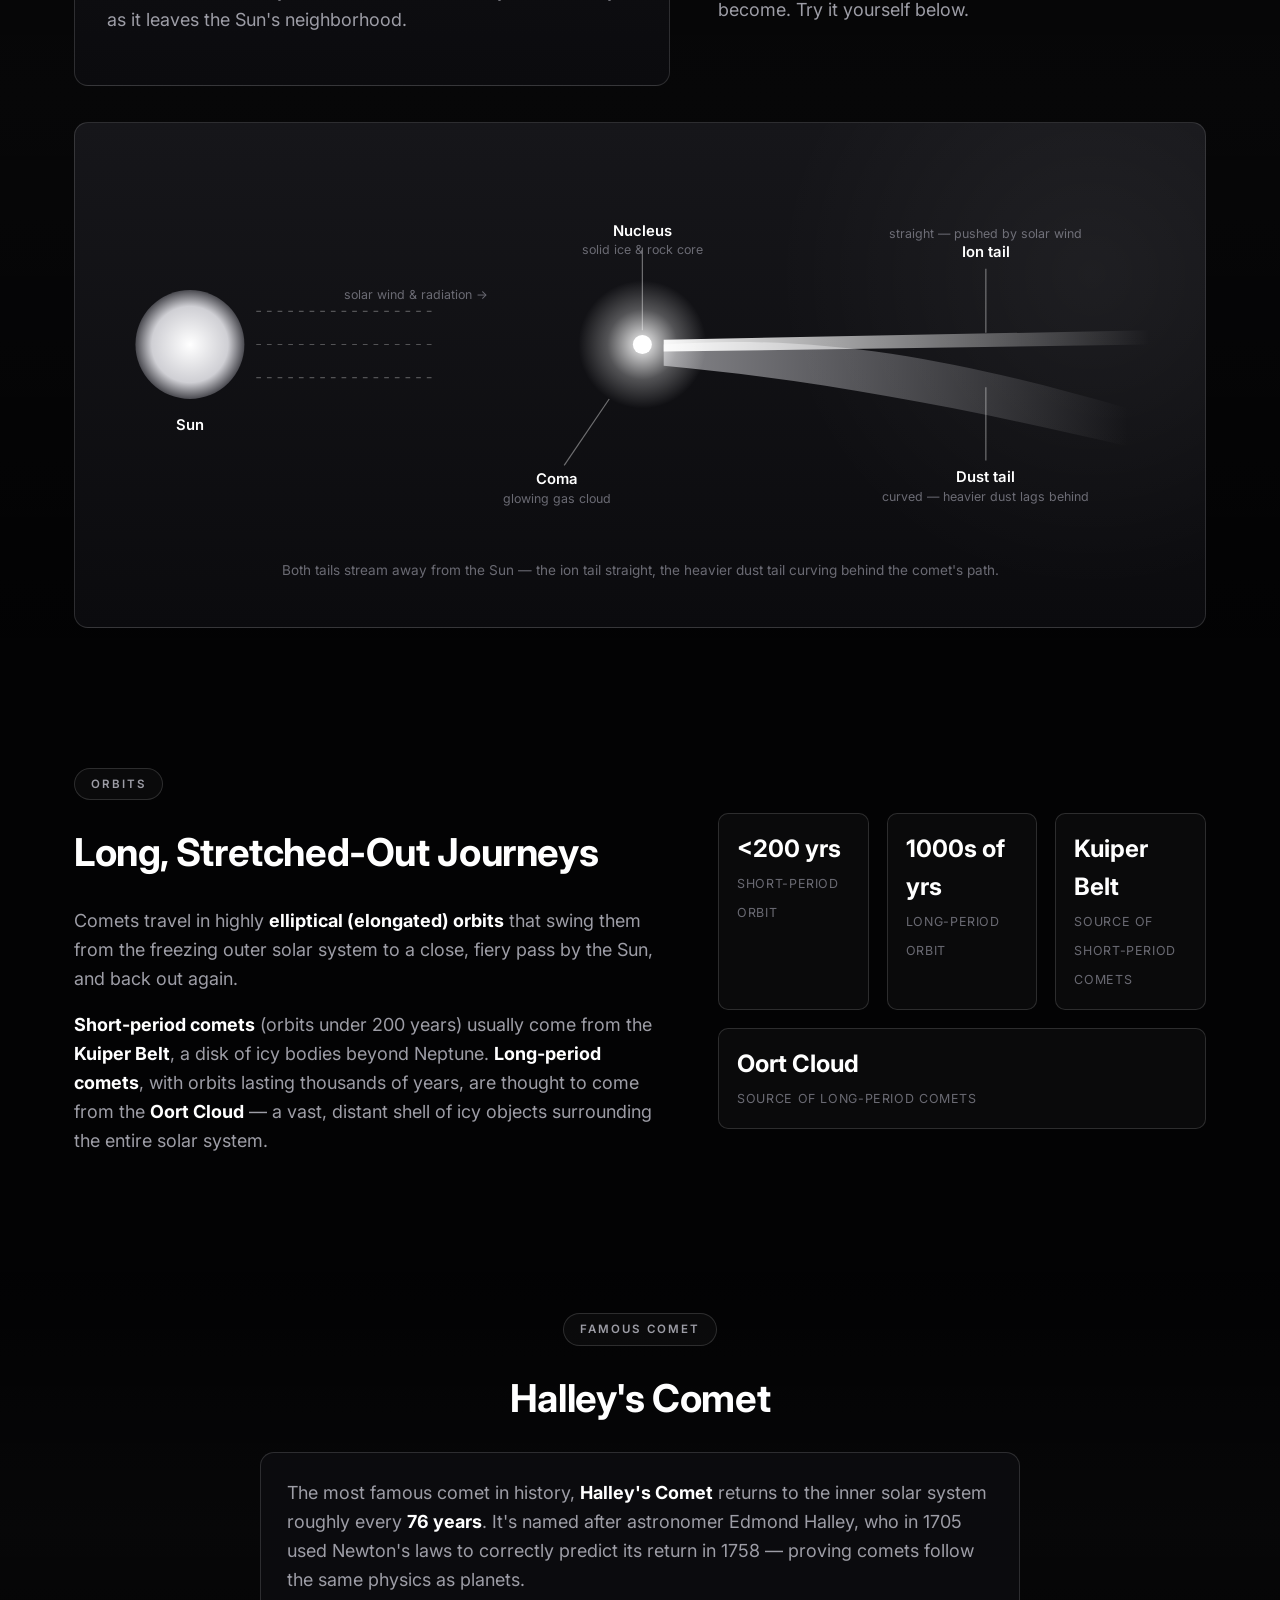
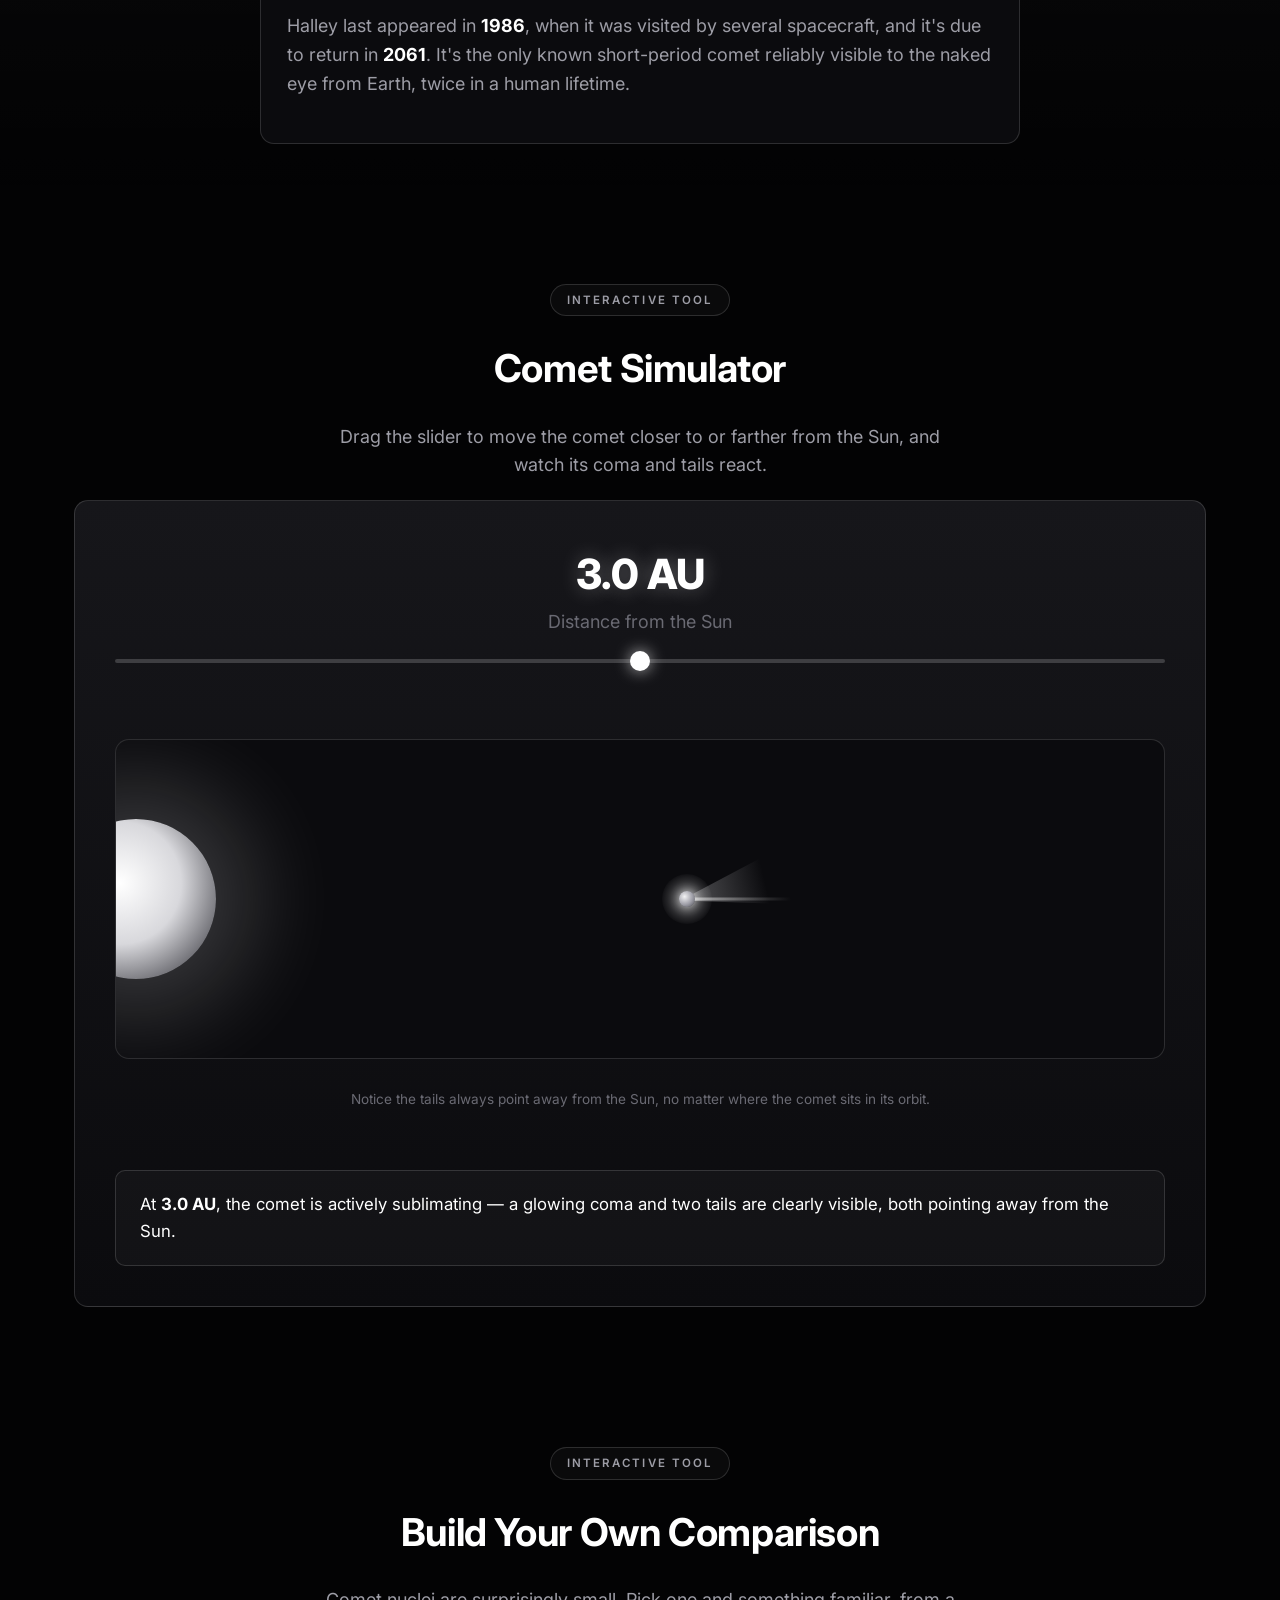
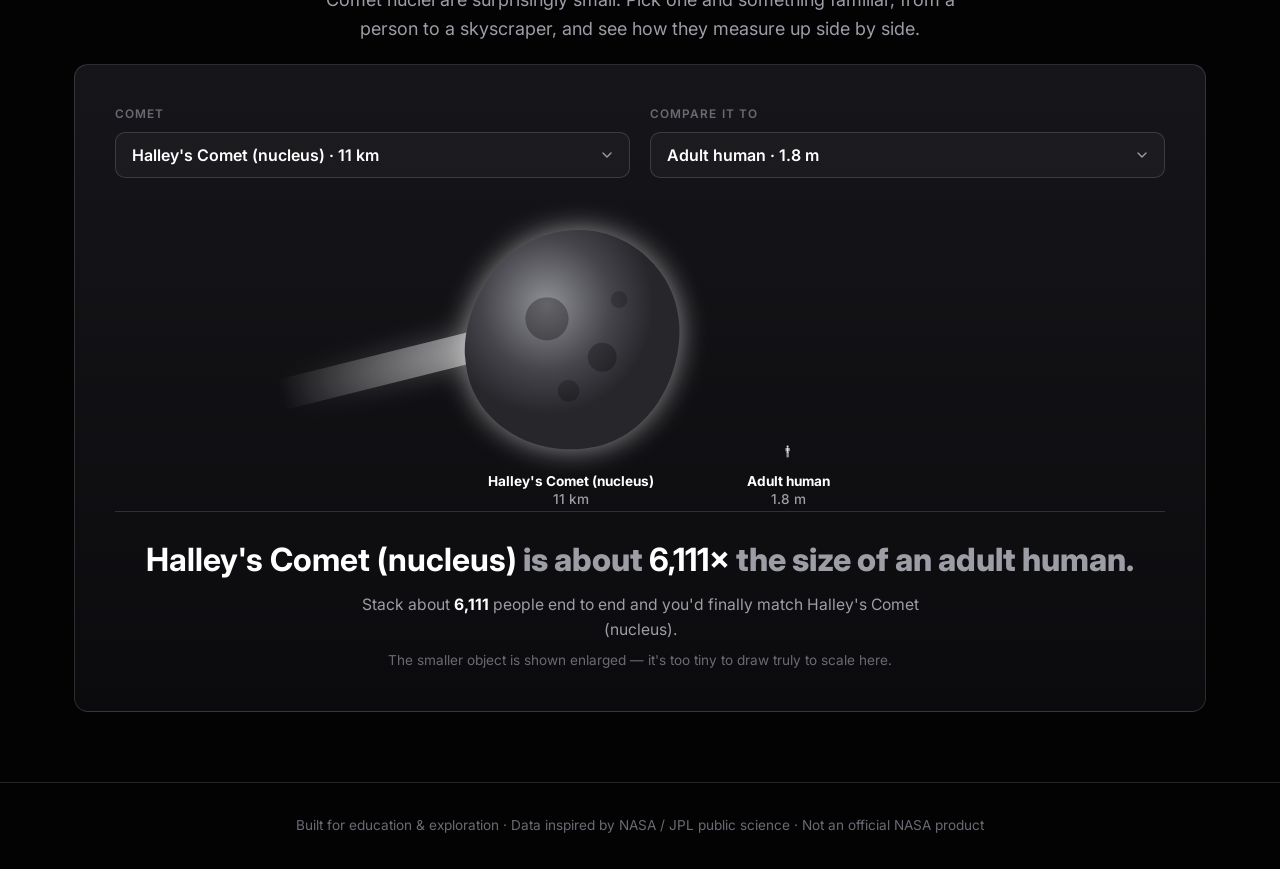
<file: comets.html>
<!DOCTYPE html>
<html lang="en">
<head>
<meta charset="UTF-8">
<meta name="viewport" content="width=device-width, initial-scale=1.0">
<title>Asteroids &amp; Comets</title>
<link rel="icon" href="favicon.ico" sizes="any">
<link rel="icon" type="image/png" sizes="32x32" href="assets/img/favicon-32.png">
<link rel="icon" type="image/png" sizes="16x16" href="assets/img/favicon-16.png">
<link rel="apple-touch-icon" sizes="180x180" href="assets/img/apple-touch-icon.png">
<meta name="description" content="What comets are made of, why they grow tails, how they orbit the Sun, and famous comets like Halley's Comet — with an interactive comet simulator.">
<link rel="preconnect" href="https://fonts.googleapis.com">
<link href="https://fonts.googleapis.com/css2?family=Inter:wght@400;500;600;700;800;900&display=swap" rel="stylesheet">
<link rel="stylesheet" href="css/style.css">
</head>
<body>

<canvas id="starfield"></canvas>
<div class="nebula-glow"></div>

<nav class="site-nav">
  <a href="index.html" class="nav-logo">ASTEROIDS &amp; COMETS</a>
  <button class="nav-toggle" aria-label="Toggle navigation"><span></span></button>
  <ul class="nav-links">
    <li><a href="index.html">Home</a></li>
    <li><a href="asteroids.html">Asteroids</a></li>
    <li><a href="comets.html">Comets</a></li>
    <li><a href="near-earth.html">Near-Earth</a></li>
    <li><a href="explore.html">Explore</a></li>
  </ul>
</nav>

<header class="page-hero container">
  <span class="eyebrow">Module 02</span>
  <h1>Comets: <span class="glow-text">Icy Wanderers</span></h1>
  <p class="lead" style="max-width:700px;margin:0 auto;">Frozen relics from the outer solar system that blaze into glowing spectacles whenever they swing near the Sun.</p>
</header>

<section class="section container">
  <div class="grid-2 fade-up">
    <div>
      <span class="eyebrow">What They're Made Of</span>
      <h2>Dirty Snowballs From the Deep Freeze</h2>
      <p>A comet's solid core — its <strong>nucleus</strong> — is often described as a "dirty snowball," though scientists now prefer "icy dirtball," since it's mostly rock and dust held together by ices.</p>
      <p>That nucleus is a mix of <strong>water ice, frozen carbon dioxide (dry ice), ammonia, methane, and dust</strong> — material that has stayed frozen since the solar system formed, because it condensed far from the Sun's heat.</p>
      <p>Most comet nuclei are surprisingly small, typically just <strong>1 to 20 km</strong> across — yet they can grow comas and tails hundreds of thousands of kilometers long.</p>
    </div>
    <div class="panel fade-up">
      <svg class="diagram" viewBox="0 0 420 300" role="img" aria-label="Diagram of a comet nucleus showing ice, embedded rock and dust, and sublimating gas jets">
        <defs>
          <radialGradient id="nucGrad" cx="36%" cy="32%">
            <stop offset="0%" stop-color="#ffffff"/>
            <stop offset="55%" stop-color="#b4b4bb"/>
            <stop offset="100%" stop-color="#3a3a40"/>
          </radialGradient>
        </defs>
        <circle cx="150" cy="160" r="86" fill="url(#nucGrad)"/>
        <g fill="#2a2a2e" opacity="0.75">
          <circle cx="126" cy="128" r="7"/><circle cx="176" cy="150" r="5"/>
          <circle cx="138" cy="186" r="6"/><circle cx="100" cy="160" r="4.5"/>
          <circle cx="170" cy="200" r="4"/><circle cx="156" cy="108" r="3.5"/>
        </g>
        <g stroke="#ffffff" stroke-width="1.2" opacity="0.5" stroke-linecap="round">
          <path d="M100 102 74 70"/><path d="M128 88 118 52"/><path d="M76 140 40 132"/>
        </g>
        <g stroke="rgba(255,255,255,0.35)" stroke-width="1" fill="none">
          <path d="M212 132 h60"/>
          <path d="M196 206 h76"/>
          <path d="M124 56 l30 -18 h118"/>
        </g>
        <g font-family="Inter, sans-serif" fill="#e7e7ea" font-size="12.5" font-weight="600">
          <text x="278" y="128">Water &amp; CO₂ ice</text>
          <text x="278" y="202">Rock &amp; dust grains</text>
          <text x="278" y="34">Sublimating jets</text>
        </g>
        <g font-family="Inter, sans-serif" fill="#6a6a73" font-size="11">
          <text x="278" y="145">the bulk of the nucleus</text>
          <text x="278" y="219">the &ldquo;dirty&rdquo; part</text>
          <text x="278" y="51">gas escaping to space</text>
        </g>
      </svg>
      <p class="diagram-caption">A comet nucleus: ice and rock, frozen since the solar system's birth.</p>
    </div>
  </div>
</section>

<section class="section section-alt">
  <div class="container">
    <div class="grid-2 fade-up">
      <div class="panel">
        <h3>Coma</h3>
        <p>As a comet nears the Sun, heat causes its ices to <strong>sublimate</strong> — turning directly from solid to gas. This releases gas and dust that form a glowing cloud around the nucleus called the <strong>coma</strong>, which can grow larger than a planet.</p>
        <h3 style="margin-top:24px;">Two Tails, Always Pointing Away From the Sun</h3>
        <p>Solar wind and radiation pressure blow that gas and dust away from the nucleus, forming two distinct tails: a <strong>dust tail</strong> (yellowish, curved, reflecting sunlight) and an <strong>ion tail</strong> (blue, straight, made of charged gas pushed by solar wind). Both tails always point <strong>away from the Sun</strong> — not behind the direction of travel — which is why a comet's tail can actually lead the way as it leaves the Sun's neighborhood.</p>
      </div>
      <div>
        <span class="eyebrow">Why They Have Tails</span>
        <h2>Built by Sunlight and Solar Wind</h2>
        <p>Far from the Sun, a comet is just a dark, frozen nucleus — no coma, no tail, nearly invisible. It's only the Sun's heat and particles that transform it into the dramatic object we recognize.</p>
        <p>The closer a comet gets to the Sun, the more intense the sublimation, and the bigger and brighter its coma and tails become. Try it yourself below.</p>
      </div>
    </div>

    <div class="panel fade-up" style="margin-top:36px;">
      <svg class="diagram" viewBox="0 0 900 330" role="img" aria-label="Labeled anatomy diagram of a comet showing the sun, nucleus, coma, straight ion tail and curved dust tail, both pointing away from the sun">
        <defs>
          <radialGradient id="sunA"><stop offset="0%" stop-color="#ffffff"/><stop offset="70%" stop-color="#cfcfd4"/><stop offset="100%" stop-color="#4a4a50"/></radialGradient>
          <radialGradient id="comaA"><stop offset="0%" stop-color="rgba(255,255,255,0.95)"/><stop offset="55%" stop-color="rgba(255,255,255,0.28)"/><stop offset="100%" stop-color="rgba(255,255,255,0)"/></radialGradient>
          <linearGradient id="ionA" x1="0" x2="1"><stop offset="0%" stop-color="rgba(255,255,255,0.95)"/><stop offset="100%" stop-color="rgba(255,255,255,0)"/></linearGradient>
          <linearGradient id="dustA" x1="0" x2="1"><stop offset="0%" stop-color="rgba(210,210,215,0.6)"/><stop offset="100%" stop-color="rgba(210,210,215,0)"/></linearGradient>
        </defs>

        <!-- sun -->
        <circle cx="70" cy="160" r="46" fill="url(#sunA)"/>
        <text x="70" y="232" text-anchor="middle" font-family="Inter, sans-serif" font-size="12.5" font-weight="600" fill="#ffffff">Sun</text>

        <!-- radiation direction arrows -->
        <g stroke="rgba(255,255,255,0.28)" stroke-width="1" stroke-dasharray="4 5">
          <path d="M126 132 h150"/><path d="M126 160 h150"/><path d="M126 188 h150"/>
        </g>
        <text x="200" y="122" font-family="Inter, sans-serif" font-size="10.5" fill="#6a6a73">solar wind &amp; radiation →</text>

        <!-- dust tail (curved, broad) -->
        <path d="M470 160 C 610 150, 730 176, 862 214 L 862 246 C 726 214, 600 190, 470 178 Z" fill="url(#dustA)"/>
        <!-- ion tail (straight, narrow) -->
        <path d="M470 156 L 880 148 L 880 160 L 470 166 Z" fill="url(#ionA)"/>

        <!-- coma + nucleus -->
        <circle cx="452" cy="160" r="54" fill="url(#comaA)"/>
        <circle cx="452" cy="160" r="8" fill="#ffffff"/>

        <!-- leader lines -->
        <g stroke="rgba(255,255,255,0.4)" stroke-width="1" fill="none">
          <path d="M452 148 L 452 78"/>
          <path d="M424 206 L 386 262"/>
          <path d="M742 150 L 742 96"/>
          <path d="M742 196 L 742 258"/>
        </g>

        <g font-family="Inter, sans-serif" font-weight="600" font-size="12.5" fill="#ffffff">
          <text x="452" y="68" text-anchor="middle">Nucleus</text>
          <text x="380" y="278" text-anchor="middle">Coma</text>
          <text x="742" y="86" text-anchor="middle">Ion tail</text>
          <text x="742" y="276" text-anchor="middle">Dust tail</text>
        </g>
        <g font-family="Inter, sans-serif" font-size="10.5" fill="#6a6a73">
          <text x="452" y="84" text-anchor="middle">solid ice &amp; rock core</text>
          <text x="380" y="294" text-anchor="middle">glowing gas cloud</text>
          <text x="742" y="70" text-anchor="middle">straight — pushed by solar wind</text>
          <text x="742" y="292" text-anchor="middle">curved — heavier dust lags behind</text>
        </g>
      </svg>
      <p class="diagram-caption">Both tails stream away from the Sun — the ion tail straight, the heavier dust tail curving behind the comet's path.</p>
    </div>
  </div>
</section>

<section class="section container">
  <div class="grid-2 fade-up">
    <div>
      <span class="eyebrow">Orbits</span>
      <h2>Long, Stretched-Out Journeys</h2>
      <p>Comets travel in highly <strong>elliptical (elongated) orbits</strong> that swing them from the freezing outer solar system to a close, fiery pass by the Sun, and back out again.</p>
      <p><strong>Short-period comets</strong> (orbits under 200 years) usually come from the <strong>Kuiper Belt</strong>, a disk of icy bodies beyond Neptune. <strong>Long-period comets</strong>, with orbits lasting thousands of years, are thought to come from the <strong>Oort Cloud</strong> — a vast, distant shell of icy objects surrounding the entire solar system.</p>
    </div>
    <div class="stat-row" style="margin:0;">
      <div class="stat"><span class="num">&lt;200 yrs</span><span class="label">Short-period orbit</span></div>
      <div class="stat"><span class="num">1000s of yrs</span><span class="label">Long-period orbit</span></div>
      <div class="stat"><span class="num">Kuiper Belt</span><span class="label">Source of short-period comets</span></div>
      <div class="stat"><span class="num">Oort Cloud</span><span class="label">Source of long-period comets</span></div>
    </div>
  </div>
</section>

<section class="section section-alt">
  <div class="container">
    <div class="text-center fade-up" style="margin-bottom:20px;">
      <span class="eyebrow">Famous Comet</span>
      <h2>Halley's Comet</h2>
    </div>
    <div class="card fade-up" style="max-width:760px;margin:0 auto;">
      <p>The most famous comet in history, <strong>Halley's Comet</strong> returns to the inner solar system roughly every <strong>76 years</strong>. It's named after astronomer Edmond Halley, who in 1705 used Newton's laws to correctly predict its return in 1758 — proving comets follow the same physics as planets.</p>
      <p>Halley last appeared in <strong>1986</strong>, when it was visited by several spacecraft, and it's due to return in <strong>2061</strong>. It's the only known short-period comet reliably visible to the naked eye from Earth, twice in a human lifetime.</p>
    </div>
  </div>
</section>

<section class="section container">
  <div class="text-center fade-up" style="margin-bottom:20px;">
    <span class="eyebrow">Interactive Tool</span>
    <h2>Comet Simulator</h2>
    <p style="max-width:640px;margin:0 auto;">Drag the slider to move the comet closer to or farther from the Sun, and watch its coma and tails react.</p>
  </div>

  <div class="tool-panel fade-up">
    <div class="text-center">
      <span class="distance-readout" id="distanceReadout">1.0 AU</span>
      <p style="color:var(--text-dim);margin-bottom:0;">Distance from the Sun</p>
    </div>

    <input type="range" min="0" max="1000" value="500" step="1" class="range-slider" id="distanceSlider" aria-label="Distance from the Sun">

    <div class="comet-stage" id="cometStage">
      <div class="sun" aria-hidden="true"></div>
      <div class="comet-tail tail-dust" id="tailDust"></div>
      <div class="comet-tail tail-ion" id="tailIon"></div>
      <div class="comet-body" id="cometBody">
        <div class="comet-coma" id="cometComa"></div>
        <div class="comet-nucleus"></div>
      </div>
    </div>
    <p class="comet-caption">Notice the tails always point away from the Sun, no matter where the comet sits in its orbit.</p>

    <div class="tool-description" id="cometDescription">Loading…</div>
  </div>
</section>

<section class="section container">
  <div class="text-center fade-up" style="margin-bottom:20px;">
    <span class="eyebrow">Interactive Tool</span>
    <h2>Build Your Own Comparison</h2>
    <p style="max-width:640px;margin:0 auto;">Comet nuclei are surprisingly small. Pick one and something familiar, from a person to a skyscraper, and see how they measure up side by side.</p>
  </div>
  <div class="tool-panel fade-up">
    <div id="compareTool" data-space-type="comet" data-default-space="halley"></div>
  </div>
</section>

<footer class="site-footer">
  <div class="container">
    Built for education &amp; exploration · Data inspired by NASA / JPL public science · Not an official NASA product
  </div>
</footer>

<script src="js/icons.js"></script>
<script src="js/stars.js"></script>
<script src="js/main.js"></script>
<script src="js/comet-simulator.js"></script>
<script src="js/compare-tool.js"></script>
</body>
</html>
</file>
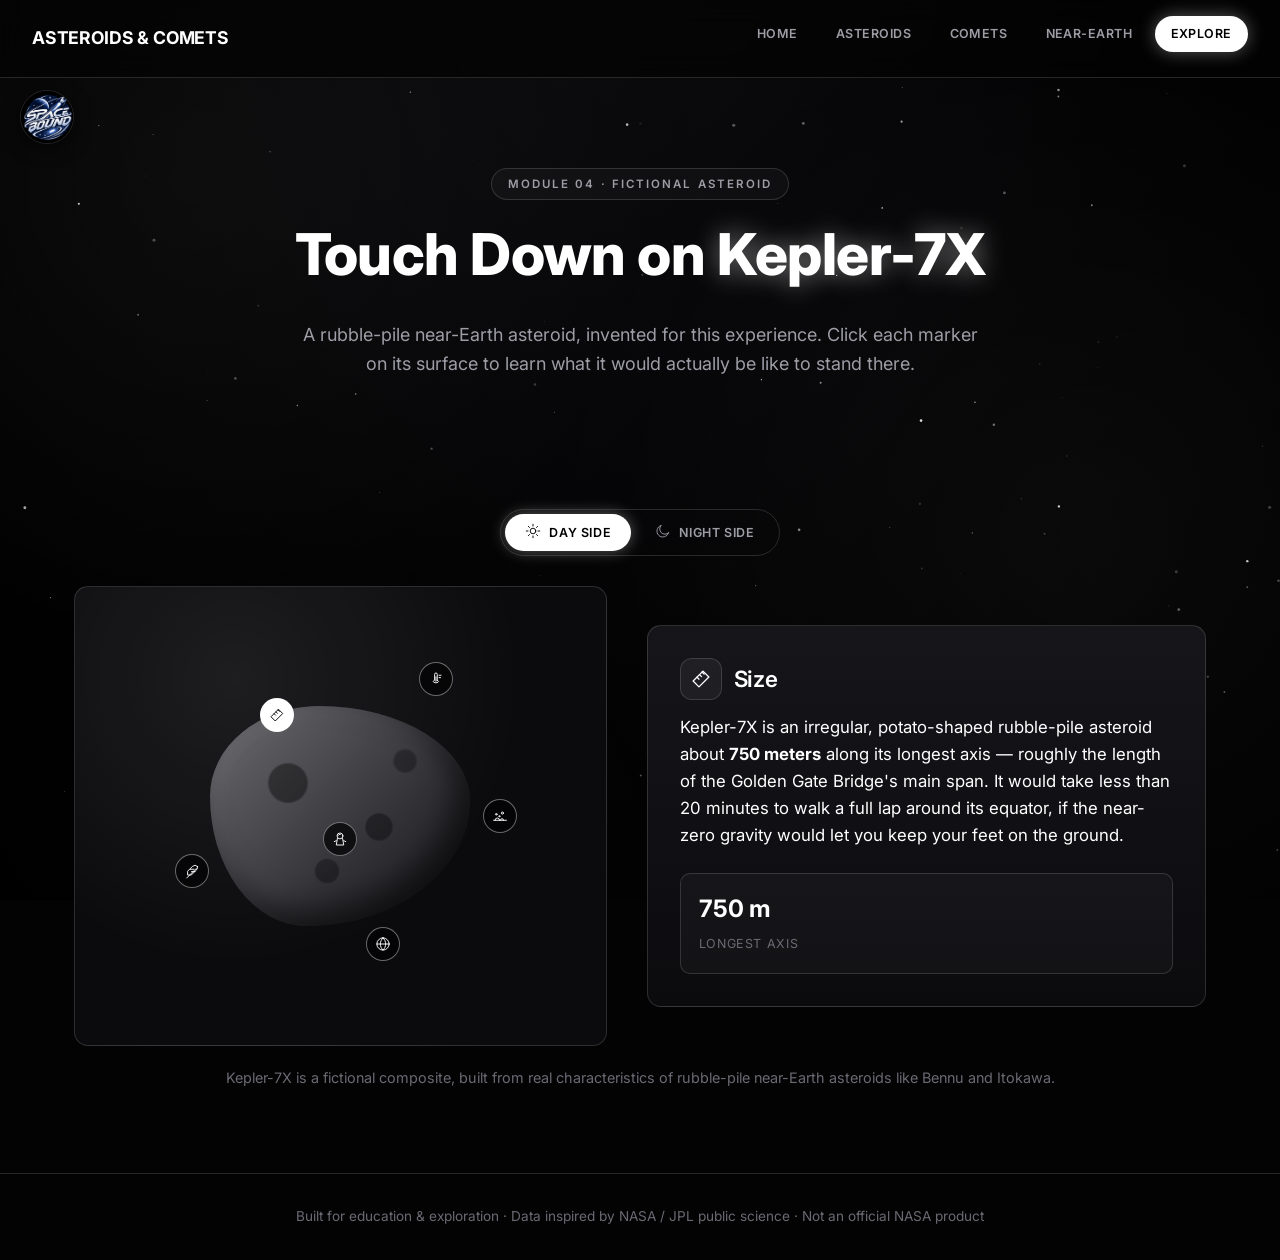
<file: explore.html>
<!DOCTYPE html>
<html lang="en">
<head>
<meta charset="UTF-8">
<meta name="viewport" content="width=device-width, initial-scale=1.0">
<title>Asteroids &amp; Comets</title>
<link rel="icon" href="favicon.ico" sizes="any">
<link rel="icon" type="image/png" sizes="32x32" href="assets/img/favicon-32.png">
<link rel="icon" type="image/png" sizes="16x16" href="assets/img/favicon-16.png">
<link rel="apple-touch-icon" sizes="180x180" href="assets/img/apple-touch-icon.png">
<meta name="description" content="Step onto the fictional asteroid Kepler-7X and explore its size, gravity, temperature, distance from Earth, and surface conditions.">
<link rel="preconnect" href="https://fonts.googleapis.com">
<link href="https://fonts.googleapis.com/css2?family=Inter:wght@400;500;600;700;800;900&display=swap" rel="stylesheet">
<link rel="stylesheet" href="css/style.css">
</head>
<body>

<canvas id="starfield"></canvas>
<div class="nebula-glow"></div>

<nav class="site-nav">
  <a href="index.html" class="nav-logo">ASTEROIDS &amp; COMETS</a>
  <button class="nav-toggle" aria-label="Toggle navigation"><span></span></button>
  <ul class="nav-links">
    <li><a href="index.html">Home</a></li>
    <li><a href="asteroids.html">Asteroids</a></li>
    <li><a href="comets.html">Comets</a></li>
    <li><a href="near-earth.html">Near-Earth</a></li>
    <li><a href="explore.html">Explore</a></li>
  </ul>
</nav>

<header class="page-hero container">
  <span class="eyebrow">Module 04 · Fictional Asteroid</span>
  <h1>Touch Down on <span class="glow-text">Kepler-7X</span></h1>
  <p class="lead" style="max-width:700px;margin:0 auto;">A rubble-pile near-Earth asteroid, invented for this experience. Click each marker on its surface to learn what it would actually be like to stand there.</p>
</header>

<section class="section container">
  <div class="text-center fade-up">
    <div class="daynight-toggle" role="group" aria-label="Toggle day or night side">
      <button type="button" id="dayBtn" class="active"><span data-icon="sun"></span> Day Side</button>
      <button type="button" id="nightBtn"><span data-icon="moon"></span> Night Side</button>
    </div>
  </div>

  <div class="explore-layout fade-up">
    <div class="explore-stage day" id="exploreStage">
      <div class="asteroid-3d">
        <div class="rock" style="width:100%;height:100%;"></div>
      </div>

      <button class="hotspot active" style="top:28%; left:38%;" data-topic="size" data-icon="ruler" aria-label="Size"></button>
      <button class="hotspot" style="top:62%; left:22%;" data-topic="gravity" data-icon="feather" aria-label="Gravity"></button>
      <button class="hotspot" style="top:20%; left:68%;" data-topic="temperature" data-icon="thermometer" aria-label="Temperature"></button>
      <button class="hotspot" style="top:78%; left:58%;" data-topic="distance" data-icon="globe" aria-label="Distance from Earth"></button>
      <button class="hotspot" style="top:50%; left:80%;" data-topic="surface" data-icon="surface" aria-label="Surface conditions"></button>
      <button class="hotspot" style="top:55%; left:50%;" data-topic="standing" data-icon="astronaut" aria-label="What it's like to stand there"></button>
    </div>

    <div class="tool-panel" style="padding:32px;">
      <div class="info-card-title">
        <div class="icon-badge" id="exploreIcon" data-icon="ruler"></div>
        <h3 id="exploreTitle">Size</h3>
      </div>
      <p id="exploreBody">Loading…</p>
      <div class="stat-row" style="margin-top:24px;margin-bottom:0;">
        <div class="stat"><span class="num" id="exploreStatNum">—</span><span class="label" id="exploreStatLabel">—</span></div>
      </div>
    </div>
  </div>
  <p class="text-center" style="margin-top:20px;color:var(--text-dim);font-size:0.9rem;">Kepler-7X is a fictional composite, built from real characteristics of rubble-pile near-Earth asteroids like Bennu and Itokawa.</p>
</section>

<footer class="site-footer">
  <div class="container">
    Built for education &amp; exploration · Data inspired by NASA / JPL public science · Not an official NASA product
  </div>
</footer>

<script src="js/icons.js"></script>
<script src="js/stars.js"></script>
<script src="js/main.js"></script>
<script src="js/explore.js"></script>
</body>
</html>
</file>
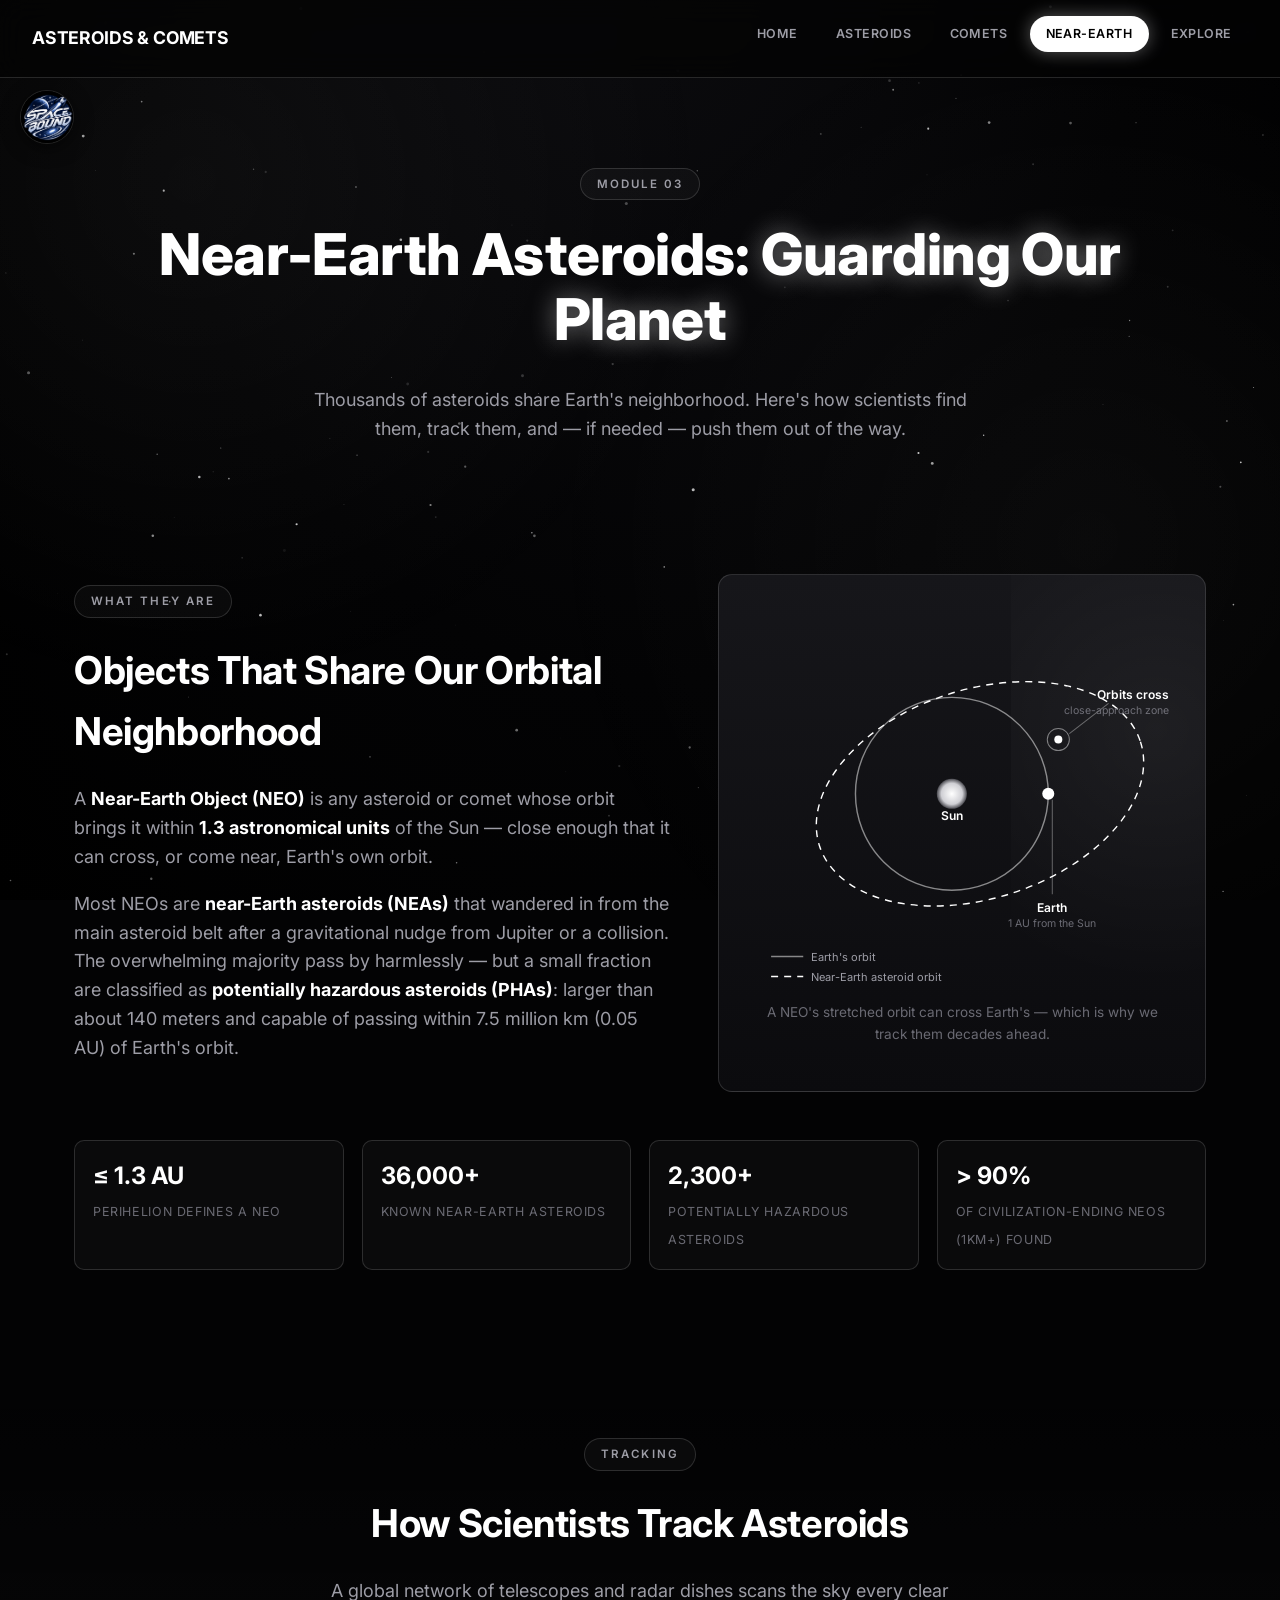
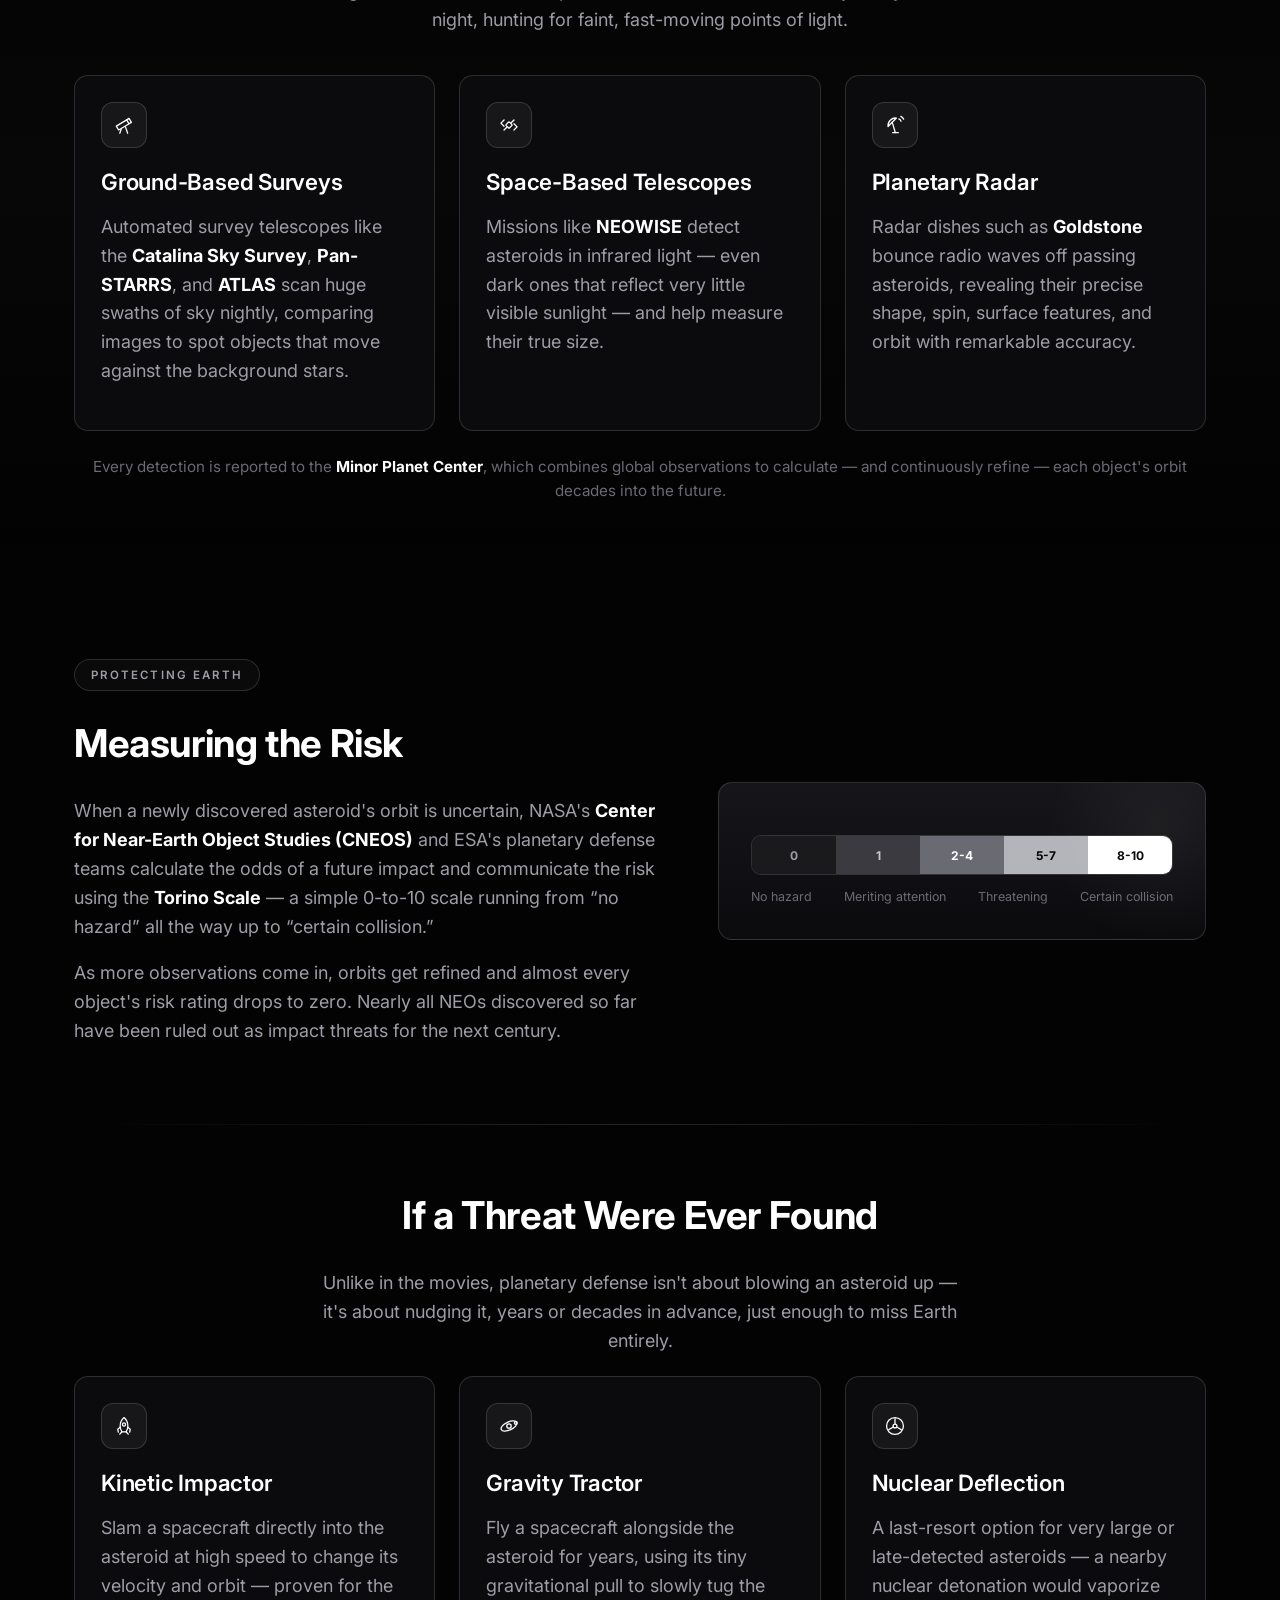
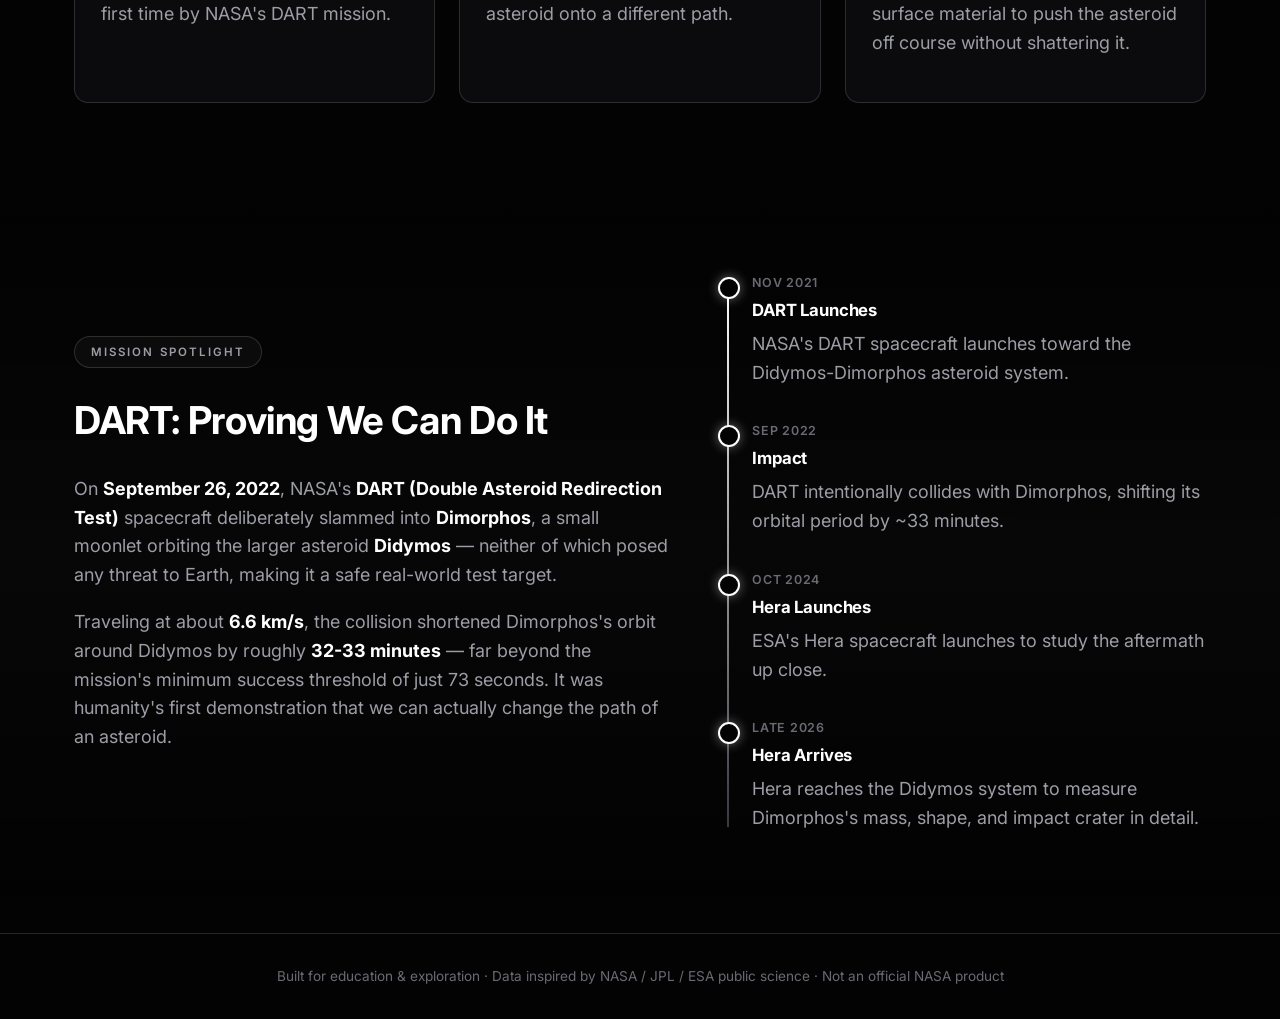
<file: near-earth.html>
<!DOCTYPE html>
<html lang="en">
<head>
<meta charset="UTF-8">
<meta name="viewport" content="width=device-width, initial-scale=1.0">
<title>Asteroids &amp; Comets</title>
<link rel="icon" href="favicon.ico" sizes="any">
<link rel="icon" type="image/png" sizes="32x32" href="assets/img/favicon-32.png">
<link rel="icon" type="image/png" sizes="16x16" href="assets/img/favicon-16.png">
<link rel="apple-touch-icon" sizes="180x180" href="assets/img/apple-touch-icon.png">
<meta name="description" content="What near-Earth objects are, how scientists track asteroids, how we protect Earth from impacts, and NASA's DART planetary defense mission.">
<link rel="preconnect" href="https://fonts.googleapis.com">
<link href="https://fonts.googleapis.com/css2?family=Inter:wght@400;500;600;700;800;900&display=swap" rel="stylesheet">
<link rel="stylesheet" href="css/style.css">
</head>
<body>

<canvas id="starfield"></canvas>
<div class="nebula-glow"></div>

<nav class="site-nav">
  <a href="index.html" class="nav-logo">ASTEROIDS &amp; COMETS</a>
  <button class="nav-toggle" aria-label="Toggle navigation"><span></span></button>
  <ul class="nav-links">
    <li><a href="index.html">Home</a></li>
    <li><a href="asteroids.html">Asteroids</a></li>
    <li><a href="comets.html">Comets</a></li>
    <li><a href="near-earth.html">Near-Earth</a></li>
    <li><a href="explore.html">Explore</a></li>
  </ul>
</nav>

<header class="page-hero container">
  <span class="eyebrow">Module 03</span>
  <h1>Near-Earth Asteroids: <span class="glow-text">Guarding Our Planet</span></h1>
  <p class="lead" style="max-width:700px;margin:0 auto;">Thousands of asteroids share Earth's neighborhood. Here's how scientists find them, track them, and — if needed — push them out of the way.</p>
</header>

<section class="section container">
  <div class="grid-2 fade-up">
    <div>
      <span class="eyebrow">What They Are</span>
      <h2>Objects That Share Our Orbital Neighborhood</h2>
      <p>A <strong>Near-Earth Object (NEO)</strong> is any asteroid or comet whose orbit brings it within <strong>1.3 astronomical units</strong> of the Sun — close enough that it can cross, or come near, Earth's own orbit.</p>
      <p>Most NEOs are <strong>near-Earth asteroids (NEAs)</strong> that wandered in from the main asteroid belt after a gravitational nudge from Jupiter or a collision. The overwhelming majority pass by harmlessly — but a small fraction are classified as <strong>potentially hazardous asteroids (PHAs)</strong>: larger than about 140 meters and capable of passing within 7.5 million km (0.05 AU) of Earth's orbit.</p>
    </div>
    <div class="panel">
      <svg class="diagram" viewBox="0 0 420 380" role="img" aria-label="Diagram showing Earth's orbit around the Sun and a near-Earth asteroid's elliptical orbit crossing it">
        <defs>
          <radialGradient id="sunN"><stop offset="0%" stop-color="#ffffff"/><stop offset="70%" stop-color="#cfcfd4"/><stop offset="100%" stop-color="#4a4a50"/></radialGradient>
        </defs>

        <circle cx="200" cy="186" r="96" fill="none" stroke="rgba(255,255,255,0.5)" stroke-width="1.4"/>
        <ellipse cx="228" cy="186" rx="168" ry="104" fill="none" stroke="#ffffff"
                 stroke-width="1.4" stroke-dasharray="7 6" transform="rotate(-18 228 186)"/>

        <circle cx="200" cy="186" r="15" fill="url(#sunN)"/>
        <circle cx="296" cy="186" r="6" fill="#ffffff"/>
        <g>
          <circle cx="306" cy="132" r="4" fill="#ffffff"/>
          <circle cx="306" cy="132" r="11" fill="none" stroke="rgba(255,255,255,0.45)" stroke-width="1"/>
        </g>

        <g stroke="rgba(255,255,255,0.35)" stroke-width="1" fill="none">
          <path d="M317 126 L 356 96"/>
          <path d="M300 192 L 300 286"/>
        </g>

        <g font-family="Inter, sans-serif" font-weight="600" font-size="12" fill="#ffffff">
          <text x="200" y="212" text-anchor="middle">Sun</text>
          <text x="416" y="92" text-anchor="end">Orbits cross</text>
          <text x="300" y="304" text-anchor="middle">Earth</text>
        </g>
        <g font-family="Inter, sans-serif" font-size="10.5" fill="#6a6a73">
          <text x="416" y="107" text-anchor="end">close-approach zone</text>
          <text x="300" y="319" text-anchor="middle">1 AU from the Sun</text>
        </g>

        <g font-family="Inter, sans-serif" font-size="11">
          <line x1="20" y1="348" x2="52" y2="348" stroke="rgba(255,255,255,0.5)" stroke-width="1.4"/>
          <text x="60" y="352" fill="#9d9da6">Earth's orbit</text>
          <line x1="20" y1="368" x2="52" y2="368" stroke="#ffffff" stroke-width="1.4" stroke-dasharray="7 6"/>
          <text x="60" y="372" fill="#9d9da6">Near-Earth asteroid orbit</text>
        </g>
      </svg>
      <p class="diagram-caption">A NEO's stretched orbit can cross Earth's — which is why we track them decades ahead.</p>
    </div>
  </div>

  <div class="stat-row" style="margin-top:48px;">
    <div class="stat"><span class="num">≤ 1.3 AU</span><span class="label">Perihelion defines a NEO</span></div>
    <div class="stat"><span class="num">36,000+</span><span class="label">Known near-Earth asteroids</span></div>
    <div class="stat"><span class="num">2,300+</span><span class="label">Potentially hazardous asteroids</span></div>
    <div class="stat"><span class="num">&gt; 90%</span><span class="label">of civilization-ending NEOs (1km+) found</span></div>
  </div>
</section>

<section class="section section-alt">
  <div class="container">
    <div class="text-center fade-up" style="margin-bottom:40px;">
      <span class="eyebrow">Tracking</span>
      <h2>How Scientists Track Asteroids</h2>
      <p style="max-width:640px;margin:0 auto;">A global network of telescopes and radar dishes scans the sky every clear night, hunting for faint, fast-moving points of light.</p>
    </div>
    <div class="grid-3">
      <div class="card fade-up">
        <div class="card-icon" data-icon="telescope"></div>
        <h3>Ground-Based Surveys</h3>
        <p>Automated survey telescopes like the <strong>Catalina Sky Survey</strong>, <strong>Pan-STARRS</strong>, and <strong>ATLAS</strong> scan huge swaths of sky nightly, comparing images to spot objects that move against the background stars.</p>
      </div>
      <div class="card fade-up">
        <div class="card-icon" data-icon="satellite"></div>
        <h3>Space-Based Telescopes</h3>
        <p>Missions like <strong>NEOWISE</strong> detect asteroids in infrared light — even dark ones that reflect very little visible sunlight — and help measure their true size.</p>
      </div>
      <div class="card fade-up">
        <div class="card-icon" data-icon="radar"></div>
        <h3>Planetary Radar</h3>
        <p>Radar dishes such as <strong>Goldstone</strong> bounce radio waves off passing asteroids, revealing their precise shape, spin, surface features, and orbit with remarkable accuracy.</p>
      </div>
    </div>
    <p class="text-center" style="margin-top:24px;color:var(--text-dim);font-size:0.95rem;">Every detection is reported to the <strong>Minor Planet Center</strong>, which combines global observations to calculate — and continuously refine — each object's orbit decades into the future.</p>
  </div>
</section>

<section class="section container">
  <div class="grid-2 fade-up">
    <div>
      <span class="eyebrow">Protecting Earth</span>
      <h2>Measuring the Risk</h2>
      <p>When a newly discovered asteroid's orbit is uncertain, NASA's <strong>Center for Near-Earth Object Studies (CNEOS)</strong> and ESA's planetary defense teams calculate the odds of a future impact and communicate the risk using the <strong>Torino Scale</strong> — a simple 0-to-10 scale running from &ldquo;no hazard&rdquo; all the way up to &ldquo;certain collision.&rdquo;</p>
      <p>As more observations come in, orbits get refined and almost every object's risk rating drops to zero. Nearly all NEOs discovered so far have been ruled out as impact threats for the next century.</p>
    </div>
    <div class="panel">
      <div class="torino-scale">
        <span style="background:#1a1a1d;color:#9d9da6;">0</span>
        <span style="background:#3a3a40;color:#c7c7cf;">1</span>
        <span style="background:#6a6a73;color:#ffffff;">2-4</span>
        <span style="background:#b4b4bb;color:#000000;">5-7</span>
        <span style="background:#ffffff;color:#000000;">8-10</span>
      </div>
      <div class="torino-legend">
        <span>No hazard</span>
        <span>Meriting attention</span>
        <span>Threatening</span>
        <span>Certain collision</span>
      </div>
    </div>
  </div>

  <div class="divider"></div>

  <div class="text-center fade-up" style="margin-bottom:20px;">
    <h2>If a Threat Were Ever Found</h2>
    <p style="max-width:640px;margin:0 auto;">Unlike in the movies, planetary defense isn't about blowing an asteroid up — it's about nudging it, years or decades in advance, just enough to miss Earth entirely.</p>
  </div>
  <div class="grid-3 fade-up">
    <div class="card">
      <div class="card-icon" data-icon="rocket"></div>
      <h3>Kinetic Impactor</h3>
      <p>Slam a spacecraft directly into the asteroid at high speed to change its velocity and orbit — proven for the first time by NASA's DART mission.</p>
    </div>
    <div class="card">
      <div class="card-icon" data-icon="orbit"></div>
      <h3>Gravity Tractor</h3>
      <p>Fly a spacecraft alongside the asteroid for years, using its tiny gravitational pull to slowly tug the asteroid onto a different path.</p>
    </div>
    <div class="card">
      <div class="card-icon" data-icon="radiation"></div>
      <h3>Nuclear Deflection</h3>
      <p>A last-resort option for very large or late-detected asteroids — a nearby nuclear detonation would vaporize surface material to push the asteroid off course without shattering it.</p>
    </div>
  </div>
</section>

<section class="section section-alt">
  <div class="container">
    <div class="grid-2 fade-up">
      <div>
        <span class="eyebrow">Mission Spotlight</span>
        <h2>DART: Proving We Can Do It</h2>
        <p>On <strong>September 26, 2022</strong>, NASA's <strong>DART (Double Asteroid Redirection Test)</strong> spacecraft deliberately slammed into <strong>Dimorphos</strong>, a small moonlet orbiting the larger asteroid <strong>Didymos</strong> — neither of which posed any threat to Earth, making it a safe real-world test target.</p>
        <p>Traveling at about <strong>6.6 km/s</strong>, the collision shortened Dimorphos's orbit around Didymos by roughly <strong>32-33 minutes</strong> — far beyond the mission's minimum success threshold of just 73 seconds. It was humanity's first demonstration that we can actually change the path of an asteroid.</p>
      </div>
      <div class="timeline">
        <div class="timeline-item">
          <span class="tl-date">Nov 2021</span>
          <h4>DART Launches</h4>
          <p>NASA's DART spacecraft launches toward the Didymos-Dimorphos asteroid system.</p>
        </div>
        <div class="timeline-item">
          <span class="tl-date">Sep 2022</span>
          <h4>Impact</h4>
          <p>DART intentionally collides with Dimorphos, shifting its orbital period by ~33 minutes.</p>
        </div>
        <div class="timeline-item">
          <span class="tl-date">Oct 2024</span>
          <h4>Hera Launches</h4>
          <p>ESA's Hera spacecraft launches to study the aftermath up close.</p>
        </div>
        <div class="timeline-item">
          <span class="tl-date">Late 2026</span>
          <h4>Hera Arrives</h4>
          <p>Hera reaches the Didymos system to measure Dimorphos's mass, shape, and impact crater in detail.</p>
        </div>
      </div>
    </div>
  </div>
</section>

<footer class="site-footer">
  <div class="container">
    Built for education &amp; exploration · Data inspired by NASA / JPL / ESA public science · Not an official NASA product
  </div>
</footer>

<script src="js/icons.js"></script>
<script src="js/stars.js"></script>
<script src="js/main.js"></script>
</body>
</html>
</file>
<file: css/style.css>
/* =========================================================
   Asteroids & Comets — Space Exploration Site
   Shared stylesheet — monochrome / Inter
   ========================================================= */

:root {
  --black: #000000;
  --bg-void: #030304;
  --bg-panel: #0b0b0e;
  --bg-panel-light: #16161a;

  --white: #ffffff;
  --gray-100: #e7e7ea;
  --gray-200: #c7c7cf;
  --gray-300: #9d9da6;
  --gray-500: #6a6a73;
  --gray-700: #38383f;

  --border: rgba(255, 255, 255, 0.14);
  --border-strong: rgba(255, 255, 255, 0.4);
  --glow: rgba(255, 255, 255, 0.35);
  --glow-soft: rgba(255, 255, 255, 0.14);

  --text-primary: var(--white);
  --text-secondary: var(--gray-300);
  --text-dim: var(--gray-500);

  --font-display: 'Inter', sans-serif;
  --font-body: 'Inter', sans-serif;

  --radius: 14px;
  --max-width: 1180px;
}

* { box-sizing: border-box; }

html {
  scroll-behavior: smooth;
}

body {
  margin: 0;
  background: var(--bg-void);
  color: var(--text-primary);
  font-family: var(--font-body);
  font-size: 18px;
  line-height: 1.6;
  overflow-x: hidden;
  min-height: 100vh;
}

h1, h2, h3, h4 {
  font-family: var(--font-display);
  font-weight: 700;
  letter-spacing: -0.01em;
  margin: 0 0 0.6em;
  color: var(--text-primary);
}

h1 { font-size: clamp(2.2rem, 5vw, 3.6rem); line-height: 1.12; font-weight: 800; }
h2 { font-size: clamp(1.7rem, 3.4vw, 2.4rem); font-weight: 700; }
h3 { font-size: clamp(1.15rem, 2.2vw, 1.4rem); font-weight: 600; }

p { color: var(--text-secondary); margin: 0 0 1em; }

a { color: var(--text-primary); text-decoration: none; }

ul { padding-left: 1.2em; color: var(--text-secondary); }
li { margin-bottom: 0.5em; }

strong { color: var(--text-primary); font-weight: 700; }

.container {
  max-width: var(--max-width);
  margin: 0 auto;
  padding: 0 24px;
  position: relative;
  z-index: 2;
}

/* -------------------- Starfield canvas -------------------- */
#starfield {
  position: fixed;
  inset: 0;
  width: 100%;
  height: 100%;
  z-index: 0;
  background: radial-gradient(ellipse at 50% -10%, #0c0c0f 0%, #030304 55%, #000000 100%);
}

.nebula-glow {
  position: fixed;
  inset: 0;
  z-index: 0;
  pointer-events: none;
  background:
    radial-gradient(circle at 15% 20%, rgba(255, 255, 255, 0.045), transparent 40%),
    radial-gradient(circle at 85% 60%, rgba(255, 255, 255, 0.035), transparent 45%);
}

/* -------------------- Navigation -------------------- */
.site-nav {
  position: sticky;
  top: 0;
  z-index: 100;
  display: flex;
  align-items: center;
  justify-content: space-between;
  padding: 16px 32px;
  background: rgba(3, 3, 4, 0.7);
  backdrop-filter: blur(14px);
  -webkit-backdrop-filter: blur(14px);
  border-bottom: 1px solid var(--border);
}

.nav-logo {
  font-family: var(--font-display);
  font-size: 1.1rem;
  font-weight: 700;
  color: var(--text-primary);
  display: flex;
  align-items: center;
  gap: 10px;
  letter-spacing: -0.01em;
}

.nav-links {
  display: flex;
  gap: 6px;
  list-style: none;
  margin: 0;
  padding: 0;
}

.nav-links a {
  display: inline-block;
  padding: 8px 16px;
  border-radius: 999px;
  color: var(--text-secondary);
  font-family: var(--font-display);
  font-size: 0.78rem;
  font-weight: 600;
  letter-spacing: 0.04em;
  text-transform: uppercase;
  transition: color 0.25s ease, background 0.25s ease, box-shadow 0.25s ease;
}

.nav-links a:hover {
  color: var(--text-primary);
  background: rgba(255, 255, 255, 0.06);
}

.nav-links a.active {
  color: var(--black);
  background: var(--white);
  box-shadow: 0 0 18px rgba(255, 255, 255, 0.35);
}

.nav-toggle {
  display: none;
  background: none;
  border: 1px solid var(--border);
  border-radius: 8px;
  width: 42px;
  height: 38px;
  cursor: pointer;
  position: relative;
}
.nav-toggle span, .nav-toggle::before, .nav-toggle::after {
  content: '';
  position: absolute;
  left: 9px;
  right: 9px;
  height: 2px;
  background: var(--text-primary);
  transition: transform 0.2s ease, opacity 0.2s ease;
}
.nav-toggle::before { top: 12px; }
.nav-toggle span { top: 18px; }
.nav-toggle::after { top: 24px; }

@media (max-width: 820px) {
  .nav-toggle { display: block; }
  .nav-links {
    position: absolute;
    top: 100%;
    left: 0;
    right: 0;
    flex-direction: column;
    background: rgba(3, 3, 4, 0.98);
    border-bottom: 1px solid var(--border);
    padding: 10px 20px 20px;
    display: none;
    gap: 4px;
  }
  .nav-links.open { display: flex; }
  .nav-links a { display: block; }
}

/* -------------------- Buttons -------------------- */
.btn {
  display: inline-flex;
  align-items: center;
  gap: 8px;
  padding: 13px 28px;
  border-radius: 999px;
  font-family: var(--font-display);
  font-size: 0.82rem;
  font-weight: 600;
  letter-spacing: 0.04em;
  text-transform: uppercase;
  cursor: pointer;
  background: transparent;
  border: 1px solid var(--border-strong);
  color: var(--text-primary);
  transition: transform 0.2s ease, box-shadow 0.2s ease, background 0.2s ease, border-color 0.2s ease;
}

.btn-primary {
  border-color: rgba(255, 255, 255, 0.55);
}
.btn-primary:hover {
  transform: translateY(-2px);
  background: rgba(255, 255, 255, 0.08);
  box-shadow: 0 6px 30px rgba(255, 255, 255, 0.25);
  border-color: var(--white);
}

.btn-outline {
  border-color: var(--border);
}
.btn-outline:hover {
  transform: translateY(-2px);
  background: rgba(255, 255, 255, 0.05);
  border-color: var(--border-strong);
  box-shadow: 0 6px 24px rgba(255, 255, 255, 0.12);
}

/* -------------------- Layout helpers -------------------- */
.page-hero {
  padding-top: 90px;
  padding-bottom: 60px;
  text-align: center;
}

.eyebrow {
  display: inline-block;
  font-family: var(--font-display);
  font-size: 0.72rem;
  font-weight: 600;
  letter-spacing: 0.18em;
  text-transform: uppercase;
  color: var(--text-secondary);
  padding: 6px 16px;
  border: 1px solid var(--border);
  border-radius: 999px;
  background: rgba(255, 255, 255, 0.03);
  margin-bottom: 22px;
}

.section {
  padding-top: 70px;
  padding-bottom: 70px;
  position: relative;
}

.section-alt {
  background: linear-gradient(180deg, transparent, rgba(255, 255, 255, 0.02), transparent);
}

.grid-2 {
  display: grid;
  grid-template-columns: 1.1fr 0.9fr;
  gap: 48px;
  align-items: center;
}

.grid-3 {
  display: grid;
  grid-template-columns: repeat(3, 1fr);
  gap: 24px;
}

.grid-4 {
  display: grid;
  grid-template-columns: repeat(4, 1fr);
  gap: 24px;
}

@media (max-width: 1100px) {
  .grid-4 { grid-template-columns: repeat(2, 1fr); }
}

@media (max-width: 900px) {
  .grid-2, .grid-3 { grid-template-columns: 1fr; }
}

@media (max-width: 600px) {
  .grid-4 { grid-template-columns: 1fr; }
}

.panel {
  background: linear-gradient(180deg, var(--bg-panel-light), var(--bg-panel));
  border: 1px solid var(--border);
  border-radius: var(--radius);
  padding: 32px;
  position: relative;
  overflow: hidden;
}

.panel::before {
  content: '';
  position: absolute;
  top: -40%;
  right: -20%;
  width: 60%;
  height: 140%;
  background: radial-gradient(circle, rgba(255, 255, 255, 0.05), transparent 65%);
  pointer-events: none;
}

.card {
  background: var(--bg-panel);
  border: 1px solid var(--border);
  border-radius: var(--radius);
  padding: 26px;
  transition: transform 0.25s ease, border-color 0.25s ease, box-shadow 0.25s ease;
}
.card:hover {
  transform: translateY(-4px);
  border-color: var(--border-strong);
  box-shadow: 0 16px 44px rgba(255, 255, 255, 0.08);
}

.card-icon {
  width: 46px;
  height: 46px;
  border-radius: 12px;
  display: flex;
  align-items: center;
  justify-content: center;
  margin-bottom: 16px;
  background: rgba(255, 255, 255, 0.05);
  border: 1px solid var(--border);
  color: var(--text-primary);
}
.card-icon svg { width: 22px; height: 22px; }

.stat-row {
  display: flex;
  flex-wrap: wrap;
  gap: 18px;
  margin: 28px 0;
}

.stat {
  flex: 1 1 140px;
  background: rgba(255, 255, 255, 0.03);
  border: 1px solid var(--border);
  border-radius: 10px;
  padding: 16px 18px;
}

.stat .num {
  font-family: var(--font-display);
  font-weight: 700;
  font-size: 1.5rem;
  color: var(--text-primary);
  display: block;
}
.stat .label {
  font-size: 0.78rem;
  color: var(--text-dim);
  text-transform: uppercase;
  letter-spacing: 0.05em;
}

.glow-text {
  color: var(--white);
  text-shadow: 0 0 26px rgba(255, 255, 255, 0.45);
}

.divider {
  height: 1px;
  background: linear-gradient(90deg, transparent, var(--border), transparent);
  margin: 60px 0;
}

/* -------------------- Home hero -------------------- */
.hero {
  min-height: 92vh;
  display: flex;
  flex-direction: column;
  align-items: center;
  justify-content: center;
  text-align: center;
  padding: 60px 24px;
  position: relative;
}

.hero-planet {
  position: absolute;
  bottom: -220px;
  left: 50%;
  transform: translateX(-50%);
  width: 640px;
  height: 640px;
  border-radius: 50%;
  background: radial-gradient(circle at 35% 30%, #2c2c31, #101013 60%, #030304 100%);
  box-shadow: 0 0 140px rgba(255, 255, 255, 0.08), inset -40px -30px 90px rgba(0, 0, 0, 0.6);
  opacity: 0.85;
  z-index: 1;
}

.hero h1 { position: relative; z-index: 2; margin-bottom: 20px; }
.hero p.lead {
  position: relative;
  z-index: 2;
  max-width: 640px;
  font-size: 1.15rem;
  margin: 0 auto 36px;
}
.hero-actions {
  position: relative;
  z-index: 2;
  display: flex;
  gap: 16px;
  flex-wrap: wrap;
  justify-content: center;
}

/* -------------------- Section nav cards (home) -------------------- */
.explore-cards {
  padding-top: 30px;
  padding-bottom: 100px;
}

.explore-card {
  position: relative;
  border-radius: var(--radius);
  padding: 34px 28px;
  overflow: hidden;
  border: 1px solid var(--border);
  background: var(--bg-panel);
  min-height: 260px;
  display: flex;
  flex-direction: column;
  justify-content: flex-end;
  transition: transform 0.3s ease, box-shadow 0.3s ease, border-color 0.3s ease;
}
.explore-card:hover {
  transform: translateY(-6px);
  border-color: var(--border-strong);
  box-shadow: 0 20px 60px rgba(255, 255, 255, 0.1);
}

.explore-card .card-icon { margin-bottom: 22px; }

.explore-card .tag {
  font-family: var(--font-display);
  font-size: 0.68rem;
  font-weight: 600;
  letter-spacing: 0.15em;
  text-transform: uppercase;
  color: var(--text-dim);
  margin-bottom: 10px;
}

.explore-card h3 { margin-bottom: 8px; }
.explore-card p { font-size: 0.95rem; margin-bottom: 18px; }

/* -------------------- Footer -------------------- */
.site-footer {
  border-top: 1px solid var(--border);
  padding: 32px 0;
  text-align: center;
  color: var(--text-dim);
  font-size: 0.85rem;
  position: relative;
  z-index: 2;
}

/* -------------------- Decorative rock / asteroid shapes -------------------- */
.rock {
  border-radius: 42% 58% 63% 37% / 41% 43% 57% 59%;
  background: linear-gradient(135deg, #6b6b70, #333338 60%, #1a1a1d);
  box-shadow: inset -14px -14px 30px rgba(0, 0, 0, 0.6), inset 8px 8px 18px rgba(255, 255, 255, 0.05);
  position: relative;
}
.rock::after {
  content: '';
  position: absolute;
  inset: 0;
  border-radius: inherit;
  background-image:
    radial-gradient(circle at 30% 35%, rgba(0,0,0,0.4) 0 8%, transparent 9%),
    radial-gradient(circle at 65% 55%, rgba(0,0,0,0.35) 0 6%, transparent 7%),
    radial-gradient(circle at 45% 75%, rgba(0,0,0,0.32) 0 5%, transparent 6%),
    radial-gradient(circle at 75% 25%, rgba(0,0,0,0.3) 0 4%, transparent 5%);
}

/* -------------------- Scrollbar -------------------- */
::-webkit-scrollbar { width: 10px; }
::-webkit-scrollbar-track { background: var(--bg-void); }
::-webkit-scrollbar-thumb { background: var(--gray-700); border-radius: 6px; }
::-webkit-scrollbar-thumb:hover { background: var(--gray-500); }

/* -------------------- Utility -------------------- */
.text-center { text-align: center; }
.mt-0 { margin-top: 0; }
.mb-0 { margin-bottom: 0; }
.fade-up {
  opacity: 0;
  transform: translateY(24px);
  transition: opacity 0.7s ease, transform 0.7s ease;
}
.fade-up.visible {
  opacity: 1;
  transform: translateY(0);
}

/* -------------------- Inline diagram wrapper -------------------- */
.diagram {
  width: 100%;
  height: auto;
  display: block;
}
.diagram-caption {
  text-align: center;
  color: var(--text-dim);
  font-size: 0.85rem;
  margin-top: 14px;
}

/* =========================================================
   Interactive: Asteroid Size Comparison Tool
   ========================================================= */
.tool-panel {
  background: linear-gradient(180deg, var(--bg-panel-light), var(--bg-panel));
  border: 1px solid var(--border);
  border-radius: var(--radius);
  padding: 40px;
}

.tool-presets {
  display: flex;
  flex-wrap: wrap;
  gap: 10px;
  margin: 18px 0 34px;
}

.preset-btn {
  background: transparent;
  border: 1px solid var(--border);
  color: var(--text-secondary);
  font-family: var(--font-body);
  font-weight: 600;
  font-size: 0.88rem;
  padding: 9px 16px;
  border-radius: 999px;
  cursor: pointer;
  transition: all 0.2s ease;
}
.preset-btn:hover { border-color: var(--border-strong); color: var(--text-primary); }
.preset-btn.active {
  background: var(--white);
  color: var(--black);
  border-color: var(--white);
  box-shadow: 0 0 18px rgba(255, 255, 255, 0.3);
}

.size-readout {
  font-family: var(--font-display);
  font-weight: 800;
  font-size: clamp(2rem, 5vw, 3rem);
  color: var(--text-primary);
  text-shadow: 0 0 24px rgba(255, 255, 255, 0.3);
  margin-bottom: 4px;
}

.range-slider {
  width: 100%;
  appearance: none;
  -webkit-appearance: none;
  height: 4px;
  border-radius: 999px;
  background: rgba(255, 255, 255, 0.18);
  margin: 22px 0 46px;
  cursor: pointer;
}
.range-slider::-webkit-slider-thumb {
  appearance: none;
  -webkit-appearance: none;
  width: 20px;
  height: 20px;
  border-radius: 50%;
  background: var(--white);
  border: none;
  box-shadow: 0 0 16px rgba(255, 255, 255, 0.7);
  cursor: grab;
}
.range-slider::-moz-range-thumb {
  width: 20px;
  height: 20px;
  border-radius: 50%;
  background: var(--white);
  border: none;
  box-shadow: 0 0 16px rgba(255, 255, 255, 0.7);
  cursor: grab;
}

.scale-track-wrap {
  position: relative;
  padding-top: 60px;
  padding-bottom: 40px;
  margin-top: 10px;
}

.scale-track {
  position: relative;
  height: 2px;
  border-radius: 999px;
  background: rgba(255, 255, 255, 0.18);
}

.scale-marker {
  position: absolute;
  top: 50%;
  transform: translate(-50%, -50%);
  transition: left 0.25s ease;
  z-index: 3;
}
.scale-marker .rock-icon {
  width: 24px;
  height: 24px;
  margin: 0 auto 6px;
  box-shadow: 0 0 16px rgba(255, 255, 255, 0.35);
}
.scale-marker .marker-label {
  position: absolute;
  bottom: 34px;
  left: 50%;
  transform: translateX(-50%);
  white-space: nowrap;
  font-family: var(--font-display);
  font-size: 0.72rem;
  font-weight: 600;
  color: var(--text-primary);
  background: rgba(3, 3, 4, 0.9);
  padding: 3px 9px;
  border-radius: 6px;
  border: 1px solid var(--border-strong);
}

.scale-tick {
  position: absolute;
  top: 0;
  transform: translateX(-50%);
  width: 1px;
  height: 14px;
  background: var(--gray-700);
}
.scale-tick .tick-label {
  position: absolute;
  top: 20px;
  left: 50%;
  transform: translateX(-50%);
  font-size: 0.7rem;
  color: var(--text-dim);
  white-space: nowrap;
  text-align: center;
  line-height: 1.3;
}
.scale-tick.tick-row-2 .tick-label { top: 54px; }

.tool-description {
  margin-top: 60px;
  padding: 20px 24px;
  background: rgba(255, 255, 255, 0.03);
  border: 1px solid var(--border);
  border-radius: 10px;
  font-family: var(--font-body);
  font-size: 1.05rem;
  color: var(--text-primary);
}
.tool-description strong { color: var(--white); }

/* =========================================================
   Interactive: Comet Simulator
   ========================================================= */
.comet-stage {
  position: relative;
  width: 100%;
  height: 320px;
  border-radius: var(--radius);
  overflow: hidden;
  background: var(--bg-panel);
  border: 1px solid var(--border);
  margin: 30px 0;
}

.sun {
  position: absolute;
  left: -60px;
  top: 50%;
  transform: translateY(-50%);
  width: 160px;
  height: 160px;
  border-radius: 50%;
  background: radial-gradient(circle at 40% 40%, #ffffff, #d8d8dc 45%, #6a6a70 78%, transparent 100%);
  box-shadow: 0 0 90px 40px rgba(255, 255, 255, 0.18);
}

.comet-body {
  position: absolute;
  top: 50%;
  transform: translate(-50%, -50%);
  z-index: 4;
}

.comet-coma {
  position: absolute;
  top: 50%;
  left: 50%;
  border-radius: 50%;
  transform: translate(-50%, -50%);
  background: radial-gradient(circle, rgba(255, 255, 255, 0.9), rgba(255, 255, 255, 0.2) 55%, transparent 75%);
  z-index: 2;
  pointer-events: none;
}

.comet-nucleus {
  width: 16px;
  height: 16px;
  border-radius: 50%;
  background: radial-gradient(circle at 35% 35%, #f2f2f4, #9d9da6 55%, #4a4a50);
  box-shadow: 0 0 10px rgba(255, 255, 255, 0.6);
  position: relative;
  z-index: 3;
}

.comet-tail {
  position: absolute;
  top: 50%;
  left: 50%;
  transform-origin: left center;
  transform: translateY(-50%);
  z-index: 1;
  pointer-events: none;
}

.tail-ion {
  height: 3px;
  background: linear-gradient(90deg, rgba(255, 255, 255, 0.95), rgba(255, 255, 255, 0));
  border-radius: 4px;
}

.tail-dust {
  height: 46px;
  background: linear-gradient(90deg, rgba(230, 230, 233, 0.65), rgba(230, 230, 233, 0));
  clip-path: polygon(0% 46%, 0% 54%, 100% 100%, 100% 0%);
  transform-origin: left center;
}

.distance-readout {
  font-family: var(--font-display);
  font-weight: 800;
  font-size: clamp(1.8rem, 4vw, 2.6rem);
  color: var(--text-primary);
  text-shadow: 0 0 20px rgba(255, 255, 255, 0.3);
}

.comet-caption {
  text-align: center;
  color: var(--text-dim);
  font-size: 0.85rem;
  margin-top: 8px;
}

/* =========================================================
   Near-Earth Asteroids: timeline + Torino scale
   ========================================================= */
.timeline {
  position: relative;
  padding-left: 34px;
  margin: 30px 0;
}
.timeline::before {
  content: '';
  position: absolute;
  left: 9px;
  top: 6px;
  bottom: 6px;
  width: 2px;
  background: linear-gradient(180deg, var(--white), var(--gray-700));
}
.timeline-item {
  position: relative;
  padding-bottom: 34px;
}
.timeline-item:last-child { padding-bottom: 0; }
.timeline-item::before {
  content: '';
  position: absolute;
  left: -34px;
  top: 4px;
  width: 18px;
  height: 18px;
  border-radius: 50%;
  background: var(--bg-void);
  border: 2px solid var(--white);
  box-shadow: 0 0 12px rgba(255, 255, 255, 0.4);
}
.timeline-item .tl-date {
  font-family: var(--font-display);
  font-size: 0.78rem;
  font-weight: 600;
  letter-spacing: 0.06em;
  color: var(--text-dim);
  text-transform: uppercase;
  margin-bottom: 4px;
  display: block;
}
.timeline-item h4 {
  font-family: var(--font-display);
  margin: 0 0 6px;
  font-size: 1.05rem;
  font-weight: 700;
}
.timeline-item p { margin: 0; }

.torino-scale {
  display: flex;
  border-radius: 10px;
  overflow: hidden;
  height: 40px;
  margin: 20px 0 12px;
  border: 1px solid var(--border);
}
.torino-scale span {
  flex: 1;
  display: flex;
  align-items: center;
  justify-content: center;
  font-family: var(--font-display);
  font-size: 0.75rem;
  font-weight: 700;
}
.torino-legend {
  display: flex;
  justify-content: space-between;
  font-size: 0.78rem;
  color: var(--text-dim);
}

/* =========================================================
   Explore an Asteroid: interactive hotspot experience
   ========================================================= */
.daynight-toggle {
  display: inline-flex;
  border: 1px solid var(--border);
  border-radius: 999px;
  padding: 4px;
  gap: 4px;
  margin-bottom: 30px;
}
.daynight-toggle button {
  display: inline-flex;
  align-items: center;
  gap: 8px;
  border: none;
  background: transparent;
  color: var(--text-secondary);
  font-family: var(--font-display);
  font-size: 0.78rem;
  font-weight: 600;
  letter-spacing: 0.05em;
  text-transform: uppercase;
  padding: 9px 20px;
  border-radius: 999px;
  cursor: pointer;
  transition: all 0.25s ease;
}
.daynight-toggle button svg { width: 16px; height: 16px; }
.daynight-toggle button.active {
  background: var(--white);
  color: var(--black);
  box-shadow: 0 0 16px rgba(255, 255, 255, 0.35);
}

.explore-layout {
  display: grid;
  grid-template-columns: 1fr 1.05fr;
  gap: 40px;
  align-items: center;
}
@media (max-width: 900px) {
  .explore-layout { grid-template-columns: 1fr; }
}

.explore-stage {
  position: relative;
  height: 460px;
  border-radius: var(--radius);
  border: 1px solid var(--border);
  display: flex;
  align-items: center;
  justify-content: center;
  overflow: hidden;
  transition: background 0.6s ease;
}
.explore-stage.day {
  background: radial-gradient(circle at 30% 20%, rgba(255, 255, 255, 0.08), transparent 55%), var(--bg-panel);
}
.explore-stage.night {
  background: radial-gradient(circle at 70% 80%, rgba(255, 255, 255, 0.02), transparent 55%), #020203;
}

.asteroid-3d {
  width: 260px;
  height: 220px;
  position: relative;
  animation: driftRotate 22s linear infinite;
  transition: filter 0.6s ease;
}
.explore-stage.night .asteroid-3d { filter: brightness(0.4); }

@keyframes driftRotate {
  0% { transform: rotate(-4deg) rotateY(0deg); }
  50% { transform: rotate(4deg) rotateY(8deg); }
  100% { transform: rotate(-4deg) rotateY(0deg); }
}

.hotspot {
  position: absolute;
  width: 34px;
  height: 34px;
  border-radius: 50%;
  border: 1px solid var(--border-strong);
  background: rgba(3, 3, 4, 0.75);
  color: var(--text-primary);
  display: flex;
  align-items: center;
  justify-content: center;
  cursor: pointer;
  transform: translate(-50%, -50%);
  animation: hotspotPulse 2.4s ease-in-out infinite;
  transition: background 0.2s ease, transform 0.2s ease, color 0.2s ease;
  z-index: 5;
}
.hotspot svg { width: 16px; height: 16px; }
.hotspot:hover { transform: translate(-50%, -50%) scale(1.1); }
.hotspot.active {
  background: var(--white);
  color: var(--black);
}
@keyframes hotspotPulse {
  0%, 100% { box-shadow: 0 0 0 0 rgba(255, 255, 255, 0.35); }
  50% { box-shadow: 0 0 0 10px rgba(255, 255, 255, 0); }
}

.info-card-title {
  display: flex;
  align-items: center;
  gap: 12px;
  margin-bottom: 14px;
}
.info-card-title .icon-badge {
  width: 42px;
  height: 42px;
  border-radius: 12px;
  background: rgba(255, 255, 255, 0.05);
  border: 1px solid var(--border);
  display: flex;
  align-items: center;
  justify-content: center;
  flex-shrink: 0;
  color: var(--text-primary);
}
.info-card-title .icon-badge svg { width: 22px; height: 22px; }
.info-card-title h3 { margin: 0; }
#exploreBody { color: var(--text-primary); font-size: 1.05rem; }

/* =========================================================
   Photography (real NASA/ESA imagery, theme-matched)
   ========================================================= */
.photo-fig {
  margin: 0;
  border: 1px solid var(--border);
  border-radius: var(--radius);
  overflow: hidden;
  background: #000;
  position: relative;
}
.photo-fig img {
  display: block;
  width: 100%;
  height: auto;
  filter: grayscale(1) contrast(1.05) brightness(1.02);
  transition: filter 0.5s ease, transform 0.6s ease;
}
.photo-fig:hover img { filter: grayscale(0.25) contrast(1.05); }
.photo-credit {
  font-size: 0.7rem;
  color: rgba(231, 231, 234, 0.75);
  letter-spacing: 0.02em;
}
.photo-fig .photo-credit {
  position: absolute;
  right: 0;
  bottom: 0;
  padding: 16px 12px 8px 20px;
  background: linear-gradient(300deg, rgba(0, 0, 0, 0.72), transparent 70%);
  border-top-left-radius: 10px;
  text-shadow: 0 1px 2px #000;
}

/* Photo fact cards */
.photo-card {
  background: var(--bg-panel);
  border: 1px solid var(--border);
  border-radius: var(--radius);
  overflow: hidden;
  display: flex;
  flex-direction: column;
  transition: transform 0.25s ease, border-color 0.25s ease, box-shadow 0.25s ease;
}
.photo-card:hover {
  transform: translateY(-4px);
  border-color: var(--border-strong);
  box-shadow: 0 16px 44px rgba(255, 255, 255, 0.08);
}
.pc-img {
  position: relative;
  aspect-ratio: 16 / 11;
  overflow: hidden;
  background: #000;
}
.pc-img img {
  width: 100%;
  height: 100%;
  object-fit: cover;
  filter: grayscale(1) contrast(1.05);
  transition: filter 0.5s ease, transform 0.6s ease;
}
.photo-card:hover .pc-img img { filter: grayscale(0.2) contrast(1.05); transform: scale(1.03); }
.pc-credit {
  position: absolute;
  right: 8px;
  bottom: 6px;
  font-size: 0.64rem;
  color: rgba(231, 231, 234, 0.72);
  text-shadow: 0 1px 3px #000;
}
.pc-body { padding: 22px 24px 24px; }
.pc-body h3 { margin-bottom: 6px; }
.pc-body p { font-size: 0.94rem; margin-bottom: 16px; }

.fact-chips { display: flex; flex-wrap: wrap; gap: 8px; }
.chip {
  border: 1px solid var(--border);
  border-radius: 8px;
  padding: 7px 11px;
  line-height: 1.15;
}
.chip .k {
  display: block;
  font-size: 0.6rem;
  letter-spacing: 0.08em;
  text-transform: uppercase;
  color: var(--text-dim);
  margin-bottom: 2px;
}
.chip .v {
  font-family: var(--font-display);
  font-weight: 700;
  font-size: 0.88rem;
  color: var(--text-primary);
}

/* Formation step strip */
.formation-strip {
  display: grid;
  grid-template-columns: repeat(4, 1fr);
  gap: 18px;
}
@media (max-width: 820px) { .formation-strip { grid-template-columns: repeat(2, 1fr); } }
@media (max-width: 460px) { .formation-strip { grid-template-columns: 1fr; } }
.formation-step {
  background: var(--bg-panel);
  border: 1px solid var(--border);
  border-radius: var(--radius);
  padding: 20px;
  text-align: center;
  position: relative;
}
.formation-step .fs-num {
  position: absolute;
  top: 14px;
  left: 16px;
  font-family: var(--font-display);
  font-size: 0.72rem;
  font-weight: 700;
  color: var(--text-dim);
}
.formation-step svg { width: 100%; height: 116px; display: block; margin: 4px 0 14px; }
.formation-step h4 { font-family: var(--font-display); font-size: 1rem; font-weight: 700; margin: 0 0 6px; }
.formation-step p { font-size: 0.85rem; margin: 0; color: var(--text-secondary); }

.photo-card-grid { grid-template-columns: 1fr 1fr; align-items: start; }
@media (max-width: 900px) { .photo-card-grid { grid-template-columns: 1fr; } }

/* =========================================================
   Space Bound partner badge (fixed corner logo)
   ========================================================= */
.sb-badge {
  position: fixed;
  left: 20px;
  top: 90px;
  width: 54px;
  height: 54px;
  border-radius: 50%;
  overflow: hidden;
  border: 1px solid var(--border);
  background: #000;
  z-index: 90;
  box-shadow: 0 4px 18px rgba(0, 0, 0, 0.55);
  transition: transform 0.2s ease, box-shadow 0.2s ease, border-color 0.2s ease;
}
.sb-badge img { width: 100%; height: 100%; object-fit: cover; display: block; }
.sb-badge:hover {
  transform: translateY(-2px) scale(1.06);
  border-color: var(--border-strong);
  box-shadow: 0 6px 26px rgba(255, 255, 255, 0.2);
}
.sb-badge:focus-visible {
  outline: none;
  border-color: var(--white);
  box-shadow: 0 0 0 3px rgba(255, 255, 255, 0.35);
}
@media (max-width: 600px) {
  .sb-badge { width: 44px; height: 44px; left: 12px; top: 80px; }
}

/* =========================================================
   Interactive: Build-Your-Own Size Comparison
   ========================================================= */
.compare-controls {
  display: flex;
  flex-wrap: wrap;
  gap: 20px;
  margin-bottom: 8px;
}
.compare-field {
  flex: 1 1 240px;
  display: flex;
  flex-direction: column;
  gap: 8px;
}
.compare-field label {
  font-family: var(--font-display);
  font-size: 0.74rem;
  font-weight: 600;
  letter-spacing: 0.09em;
  text-transform: uppercase;
  color: var(--text-dim);
}
.compare-select {
  appearance: none;
  -webkit-appearance: none;
  width: 100%;
  background: rgba(255, 255, 255, 0.03);
  border: 1px solid var(--border);
  color: var(--text-primary);
  font-family: var(--font-body);
  font-size: 1rem;
  font-weight: 600;
  padding: 12px 42px 12px 16px;
  border-radius: 10px;
  cursor: pointer;
  background-image: url("data:image/svg+xml,%3Csvg xmlns='http://www.w3.org/2000/svg' width='16' height='16' viewBox='0 0 24 24' fill='none' stroke='%239d9da6' stroke-width='2' stroke-linecap='round' stroke-linejoin='round'%3E%3Cpath d='M6 9l6 6 6-6'/%3E%3C/svg%3E");
  background-repeat: no-repeat;
  background-position: right 14px center;
  transition: border-color 0.2s ease, box-shadow 0.2s ease;
}
.compare-select:hover { border-color: var(--border-strong); }
.compare-select:focus {
  outline: none;
  border-color: var(--white);
  box-shadow: 0 0 0 3px rgba(255, 255, 255, 0.12);
}
.compare-select option,
.compare-select optgroup {
  background: var(--bg-panel);
  color: var(--text-primary);
}

.compare-stage {
  display: flex;
  align-items: flex-end;
  justify-content: center;
  gap: 56px;
  min-height: 300px;
  margin: 34px 0 6px;
  padding-bottom: 2px;
  border-bottom: 1px solid var(--border);
}
.cmp-col {
  display: flex;
  flex-direction: column;
  align-items: center;
  gap: 14px;
}
.cmp-viz {
  display: flex;
  align-items: flex-end;
  justify-content: center;
}
.cmp-sil { fill: var(--gray-100); display: block; }

.cmp-space-viz {
  position: relative;
  display: flex;
  align-items: flex-end;
  justify-content: center;
}
.cmp-space-viz.is-comet { filter: drop-shadow(0 0 14px rgba(255, 255, 255, 0.55)); }
.cmp-blob { display: block; position: relative; z-index: 1; }
.cmp-tail {
  display: none;
  position: absolute;
  bottom: 50%;
  right: 50%;
  z-index: 0;
  transform-origin: right center;
  transform: rotate(-14deg);
  border-radius: 0 4px 4px 0;
  background: linear-gradient(90deg, rgba(255, 255, 255, 0), rgba(255, 255, 255, 0.75));
}
.cmp-space-viz.is-comet .cmp-tail { display: block; }

.compare-cap {
  font-size: 0.85rem;
  color: var(--text-secondary);
  font-weight: 500;
  text-align: center;
  line-height: 1.35;
}
.compare-cap b { color: var(--white); font-weight: 700; }

.compare-headline {
  font-family: var(--font-display);
  font-weight: 800;
  font-size: clamp(1.3rem, 3vw, 2rem);
  text-align: center;
  margin: 28px 0 0;
  line-height: 1.25;
}
.compare-note {
  text-align: center;
  color: var(--text-secondary);
  font-size: 0.98rem;
  margin: 12px auto 0;
  max-width: 620px;
}
.cmp-scale-note { display: block; margin-top: 8px; color: var(--text-dim); font-size: 0.85rem; }

@media (max-width: 560px) {
  .compare-stage { gap: 30px; }
}
</file>
